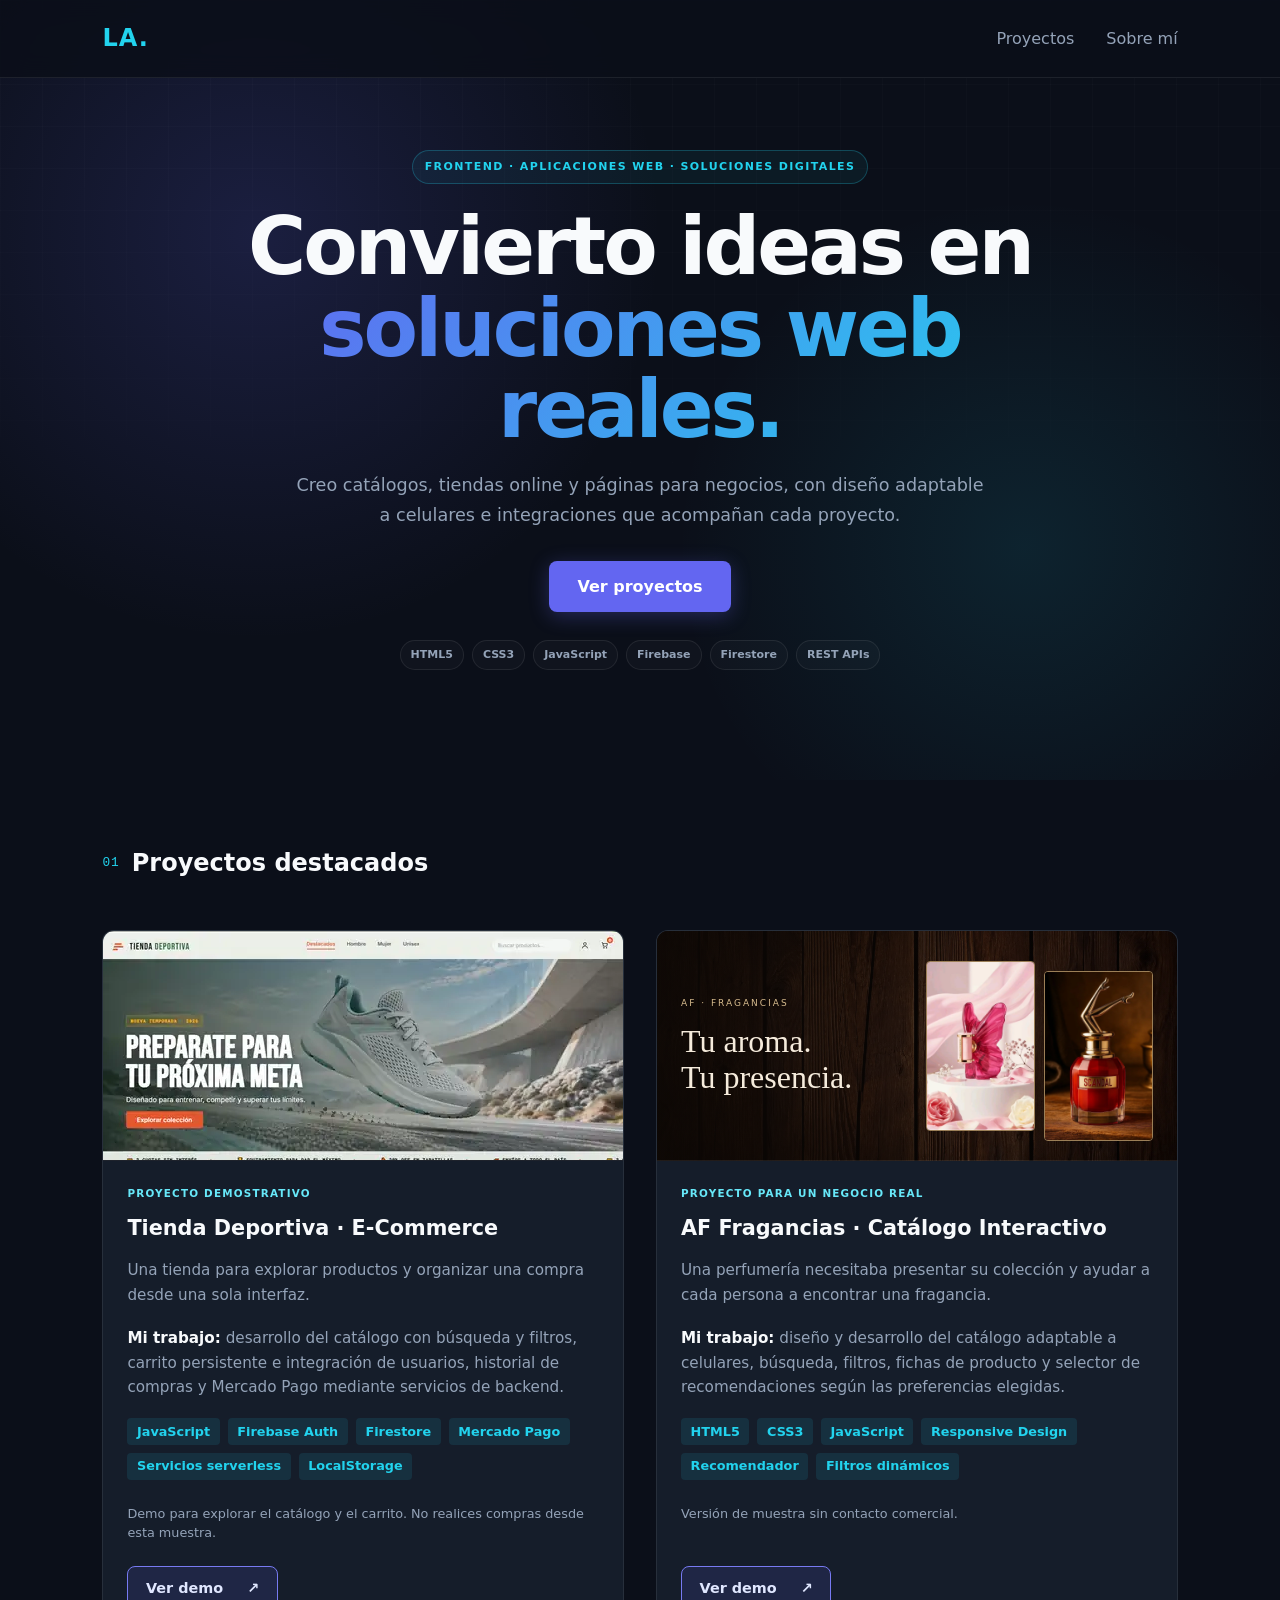
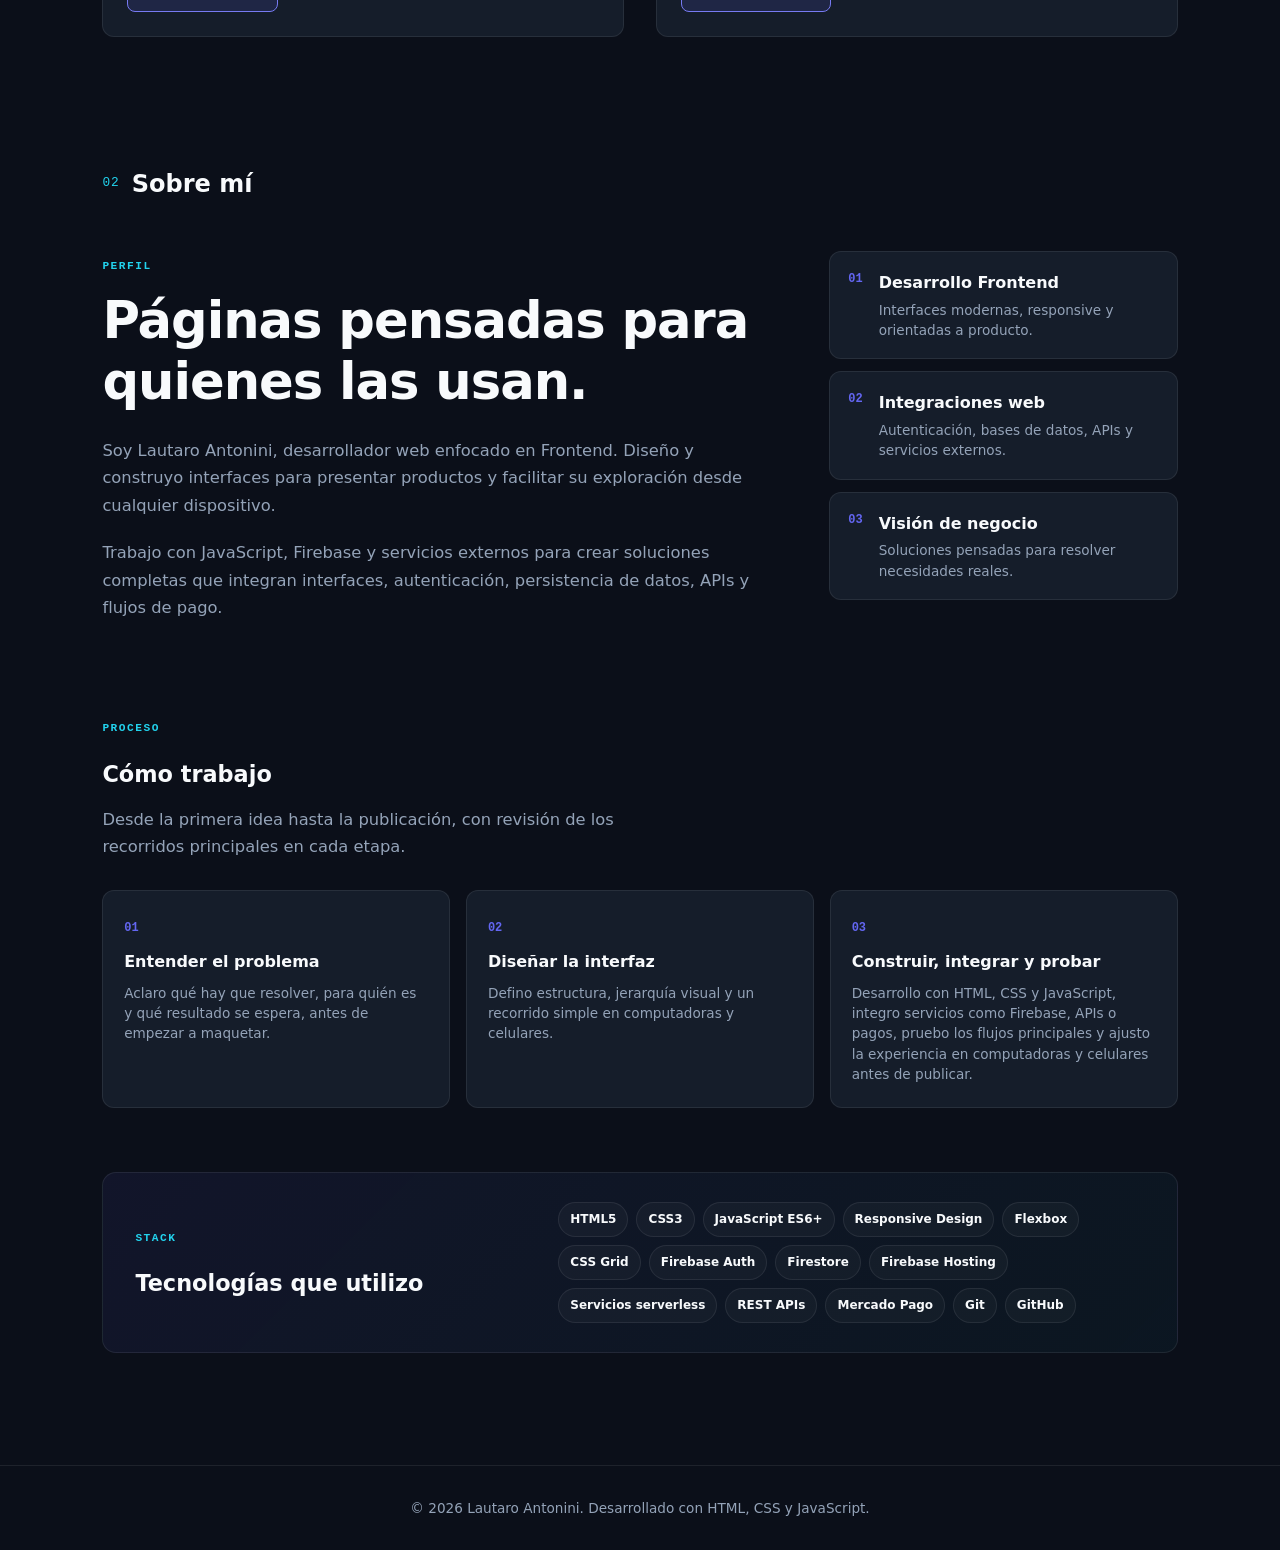
<file: index.html>
<!DOCTYPE html>
<html lang="es">
<head>
    <meta charset="UTF-8">
    <meta name="viewport" content="width=device-width, initial-scale=1.0">
    <title>Lautaro Antonini | Desarrollador Frontend</title>

<meta
    name="description"
    content="Portfolio de Lautaro Antonini, desarrollador Frontend enfocado en aplicaciones web modernas, responsive e integraciones con Firebase, APIs y servicios externos."
>

<link rel="icon" href="assets/favicon.svg" type="image/svg+xml">
<meta property="og:type" content="website">
<meta property="og:locale" content="es_AR">
<meta property="og:title" content="Lautaro Antonini | Desarrollo web">
<meta property="og:description" content="Catálogos y tiendas online: explorá mis proyectos de desarrollo web.">
<meta property="og:url" content="https://lautaroantonini10-sketch.github.io/portafolio/">
<meta property="og:image" content="https://lautaroantonini10-sketch.github.io/portafolio/assets/tienda-deportiva-preview.webp">
<meta property="og:image:alt" content="Vista de Tienda Deportiva, uno de mis proyectos web">
<meta name="twitter:card" content="summary_large_image">
<link rel="stylesheet" href="style.css?v=20260926-2">
</head>
<body>
<a class="skip-link" href="#contenido">Saltar al contenido</a>

    <!-- NAVEGACIÓN -->
    <header class="navbar">
        <div class="logo">
            <a href="#inicio">LA.</a>
        </div>
         <button id="btn-menu-portafolio" aria-label="Abrir menú" aria-expanded="false" aria-controls="nav-links-portafolio">☰</button>
        <nav aria-label="Navegación principal">
            <ul class="nav-links" id="nav-links-portafolio">
                <li><a href="#proyectos">Proyectos</a></li>
                <li><a href="#sobre-mi">Sobre mí</a></li>
            </ul>
        </nav>
    </header>

    <main id="contenido">
        <!-- SECCIÓN HERO -->
<section id="inicio" class="hero">
    <div class="hero-content">

        <span class="hero-badge">
    FRONTEND · APLICACIONES WEB · SOLUCIONES DIGITALES
</span>

<h1>
    Convierto ideas en
    <span>soluciones web reales.</span>
</h1>

<p class="hero-subtitle">Creo catálogos, tiendas online y páginas para negocios, con diseño adaptable a celulares e integraciones que acompañan cada proyecto.</p>

        <div class="hero-buttons">
            <a href="#proyectos" class="btn btn-primary">
                Ver proyectos
            </a>
        </div>

    <div class="hero-stack">
         <span>HTML5</span>
         <span>CSS3</span>
         <span>JavaScript</span>
         <span>Firebase</span>
         <span>Firestore</span>
         <span>REST APIs</span>
    </div>

    </div>
</section>

        <!-- SECCIÓN PROYECTOS -->
        <section id="proyectos" class="proyectos">
    <div class="section-heading">
        <span class="section-number">01</span>
        <h2>Proyectos destacados</h2>
    </div>
    <div class="proyectos-grid">


                <!-- Proyecto Principal: Tienda Deportiva -->
<article class="card-proyecto">
    <div class="proyecto-imagen proyecto-imagen-tienda">
        <img
            src="assets/tienda-deportiva-preview.webp" width="520" height="236" loading="lazy" decoding="async"
            alt="Vista previa de Tienda Deportiva"
        >
    </div>

    <div class="proyecto-info">
        <span class="project-kind">PROYECTO DEMOSTRATIVO</span><h3>Tienda Deportiva · E-Commerce</h3>

        <p>Una tienda para explorar productos y organizar una compra desde una sola interfaz.</p>
        <p class="project-contribution"><strong>Mi trabajo:</strong> desarrollo del catálogo con búsqueda y filtros, carrito persistente e integración de usuarios, historial de compras y Mercado Pago mediante servicios de backend.</p>

        <ul class="tags">
            <li>JavaScript</li>
            <li>Firebase Auth</li>
            <li>Firestore</li>
            <li>Mercado Pago</li>
            <li>Servicios serverless</li>
            <li>LocalStorage</li>
        </ul>

        <p class="demo-note" id="nota-tienda">Demo para explorar el catálogo y el carrito. No realices compras desde esta muestra.</p>
        <div class="proyecto-links">

            <a
                href="https://tienda-deportiva-b14c3.web.app/"
                target="_blank"
                rel="noopener noreferrer"
                class="btn-link demo" aria-describedby="nota-tienda" aria-label="Ver demo de Tienda Deportiva (abre en otra pestaña)"
            >
                Ver demo <span aria-hidden="true">↗</span>
            </a>
        </div>
    </div>
</article>

                <!-- Proyecto Secundario: AF Fragancias -->
                <article class="card-proyecto">
    <div class="proyecto-imagen af-preview" role="img" aria-label="AF Fragancias: catálogo de perfumes con identidad en madera y tonos dorados">
        <div class="af-preview-heading"><span>AF · FRAGANCIAS</span><strong>Tu aroma.<br>Tu presencia.</strong></div>
        <div class="af-preview-products" aria-hidden="true">
            <img src="demos/af-fragancias/assets/perfumes/af-01-ch-la-bomba.webp" alt="" width="160" height="200" loading="lazy" decoding="async">
            <img src="demos/af-fragancias/assets/perfumes/af-02-jpg-scandal-le-parfum.webp" alt="" width="160" height="200" loading="lazy" decoding="async">
        </div>
    </div>

    <div class="proyecto-info">
        <span class="project-kind">PROYECTO PARA UN NEGOCIO REAL</span><h3>AF Fragancias · Catálogo Interactivo</h3>

        <p>Una perfumería necesitaba presentar su colección y ayudar a cada persona a encontrar una fragancia.</p>
        <p class="project-contribution"><strong>Mi trabajo:</strong> diseño y desarrollo del catálogo adaptable a celulares, búsqueda, filtros, fichas de producto y selector de recomendaciones según las preferencias elegidas.</p>

        <ul class="tags">
            <li>HTML5</li>
            <li>CSS3</li>
            <li>JavaScript</li>
            <li>Responsive Design</li>
            <li>Recomendador</li>
            <li>Filtros dinámicos</li>
        </ul>

        <p class="demo-note">Versión de muestra sin contacto comercial.</p>
        <div class="proyecto-links">
            <a href="demos/af-fragancias/" target="_blank" rel="noopener noreferrer" class="btn-link demo" aria-label="Ver demo de AF Fragancias (abre en otra pestaña)">Ver demo <span aria-hidden="true">↗</span></a>
        </div>
    </div>
</article>

            </div>
        </section>

        <!-- SECCIÓN SOBRE MÍ -->
        <section id="sobre-mi" class="sobre-mi">

    <div class="section-heading">
        <span class="section-number">02</span>
        <h2>Sobre mí</h2>
    </div>

    <div class="sobre-mi-grid">

        <div class="texto-perfil">
            <span class="eyebrow">PERFIL</span>

            <h3>
                Páginas pensadas para quienes las usan.
            </h3>

            <p>
                Soy Lautaro Antonini, desarrollador web enfocado en Frontend. Diseño y construyo interfaces para presentar productos y facilitar su exploración desde cualquier dispositivo.
            </p>

             <p>
                Trabajo con JavaScript, Firebase y servicios externos para crear
                soluciones completas que integran interfaces, autenticación,
                persistencia de datos, APIs y flujos de pago.
            </p>

             
        </div>

        <div class="perfil-datos">

            <div class="dato-card">
    <span class="dato-numero">01</span>
    <div>
        <h4>Desarrollo Frontend</h4>
        <p>Interfaces modernas, responsive y orientadas a producto.</p>
    </div>
</div>

<div class="dato-card">
    <span class="dato-numero">02</span>
    <div>
        <h4>Integraciones web</h4>
        <p>Autenticación, bases de datos, APIs y servicios externos.</p>
    </div>
</div>

<div class="dato-card">
    <span class="dato-numero">03</span>
    <div>
        <h4>Visión de negocio</h4>
        <p>Soluciones pensadas para resolver necesidades reales.</p>
    </div>
</div>

        </div>

    </div>

    <div class="como-trabajo">
    <div class="como-trabajo-heading">
        <span class="eyebrow">PROCESO</span>
        <h3>Cómo trabajo</h3>
        <p>
            Desde la primera idea hasta la publicación, con revisión de los recorridos principales en cada etapa.
        </p>
    </div>

    <div class="pasos-grid">
        <article class="paso-card">
            <span class="dato-numero">01</span>
            <h4>Entender el problema</h4>
            <p>
                Aclaro qué hay que resolver, para quién es y qué resultado
                se espera, antes de empezar a maquetar.
            </p>
        </article>

        <article class="paso-card">
            <span class="dato-numero">02</span>
            <h4>Diseñar la interfaz</h4>
            <p>
                Defino estructura, jerarquía visual y un recorrido simple
                en computadoras y celulares.
            </p>
        </article>

        <article class="paso-card">
    <span class="dato-numero">03</span>
    <h4>Construir, integrar y probar</h4>
    <p>
        Desarrollo con HTML, CSS y JavaScript, integro servicios como
        Firebase, APIs o pagos, pruebo los flujos principales y ajusto
        la experiencia en computadoras y celulares antes de publicar.
    </p>
</article>
    </div>
</div>

    <div class="tech-stack">
        <div>
            <span class="eyebrow">STACK</span>
            <h3>Tecnologías que utilizo</h3>
        </div>

        <div class="skills-list">
    <span>HTML5</span>
    <span>CSS3</span>
    <span>JavaScript ES6+</span>
    <span>Responsive Design</span>
    <span>Flexbox</span>
    <span>CSS Grid</span>
    <span>Firebase Auth</span>
    <span>Firestore</span>
    <span>Firebase Hosting</span>
    <span>Servicios serverless</span>
    <span>REST APIs</span>
    <span>Mercado Pago</span>
    <span>Git</span>
    <span>GitHub</span>
</div>
    </div>

</section>

    </main>

    <footer>
        <p>&copy; 2026 Lautaro Antonini. Desarrollado con HTML, CSS y JavaScript.</p>
    </footer>

<script src="script.js?v=20260926"></script>
</body>
</html>
</file>
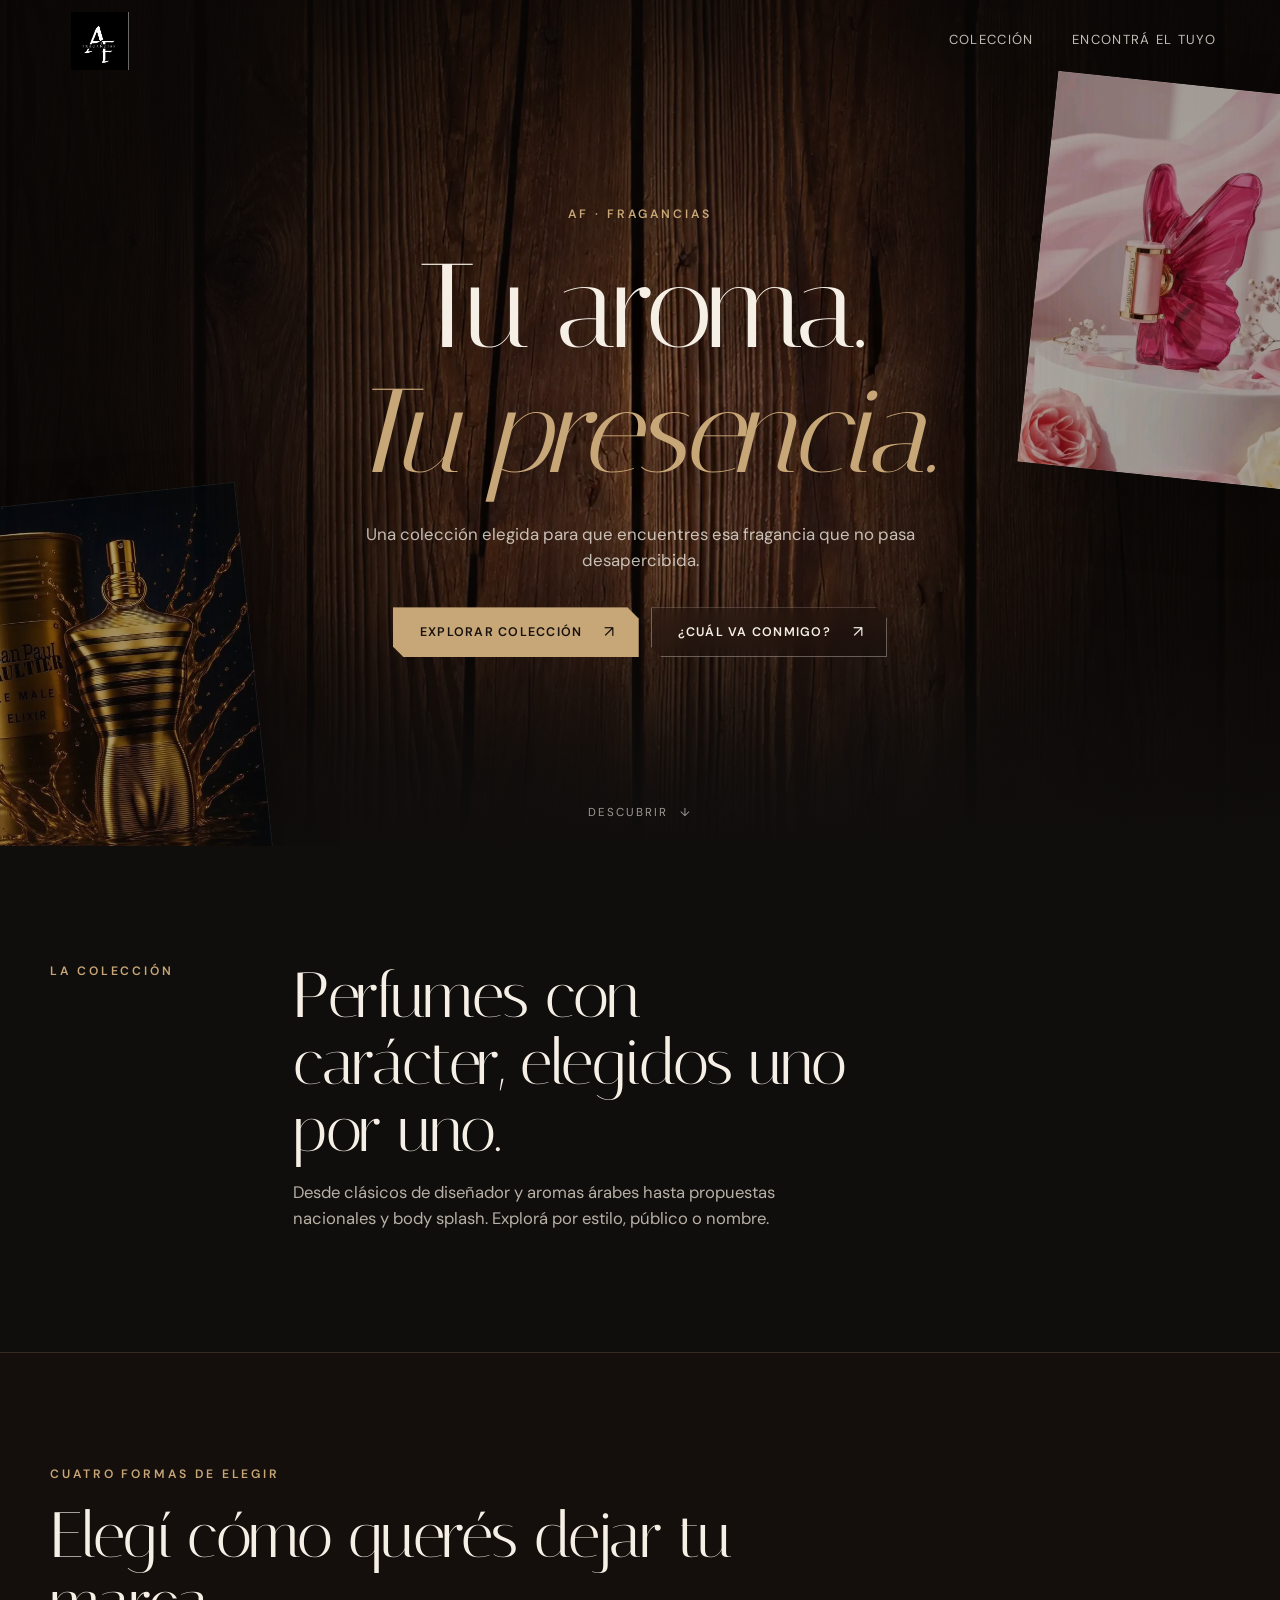
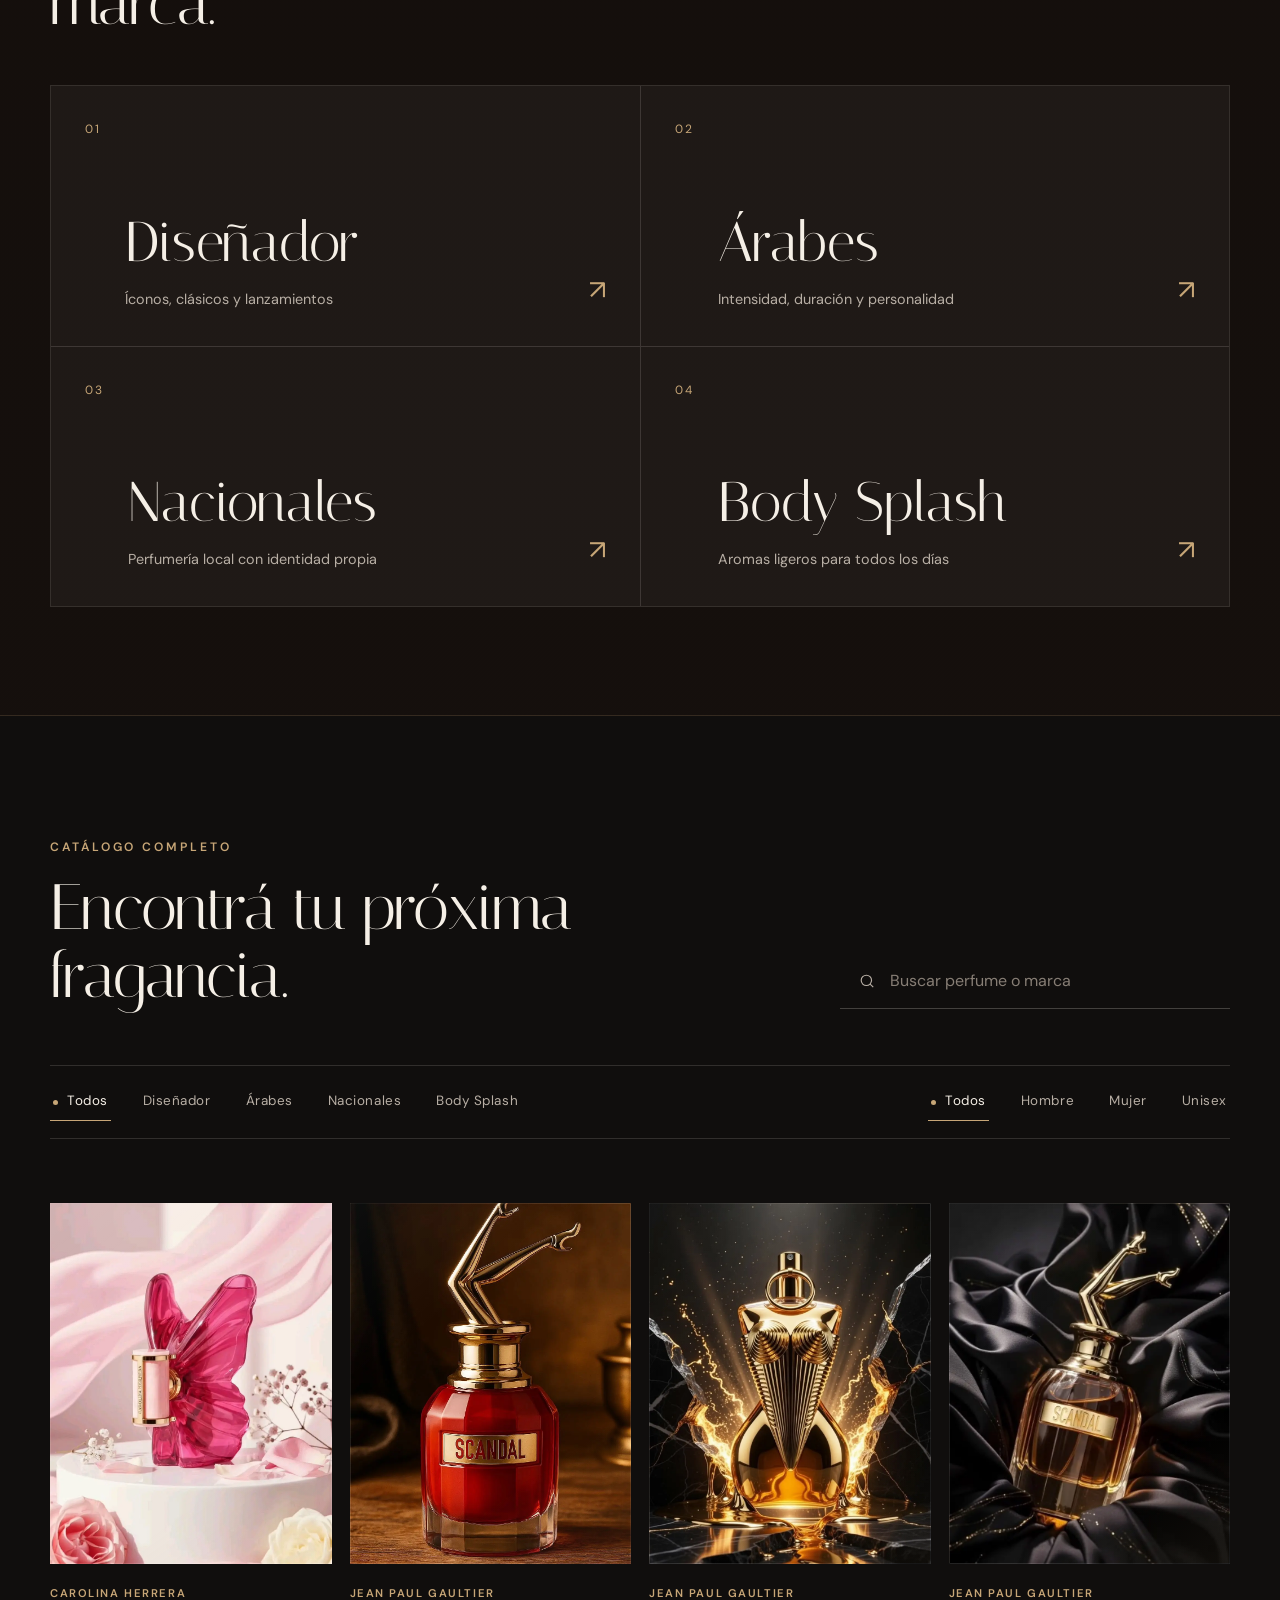
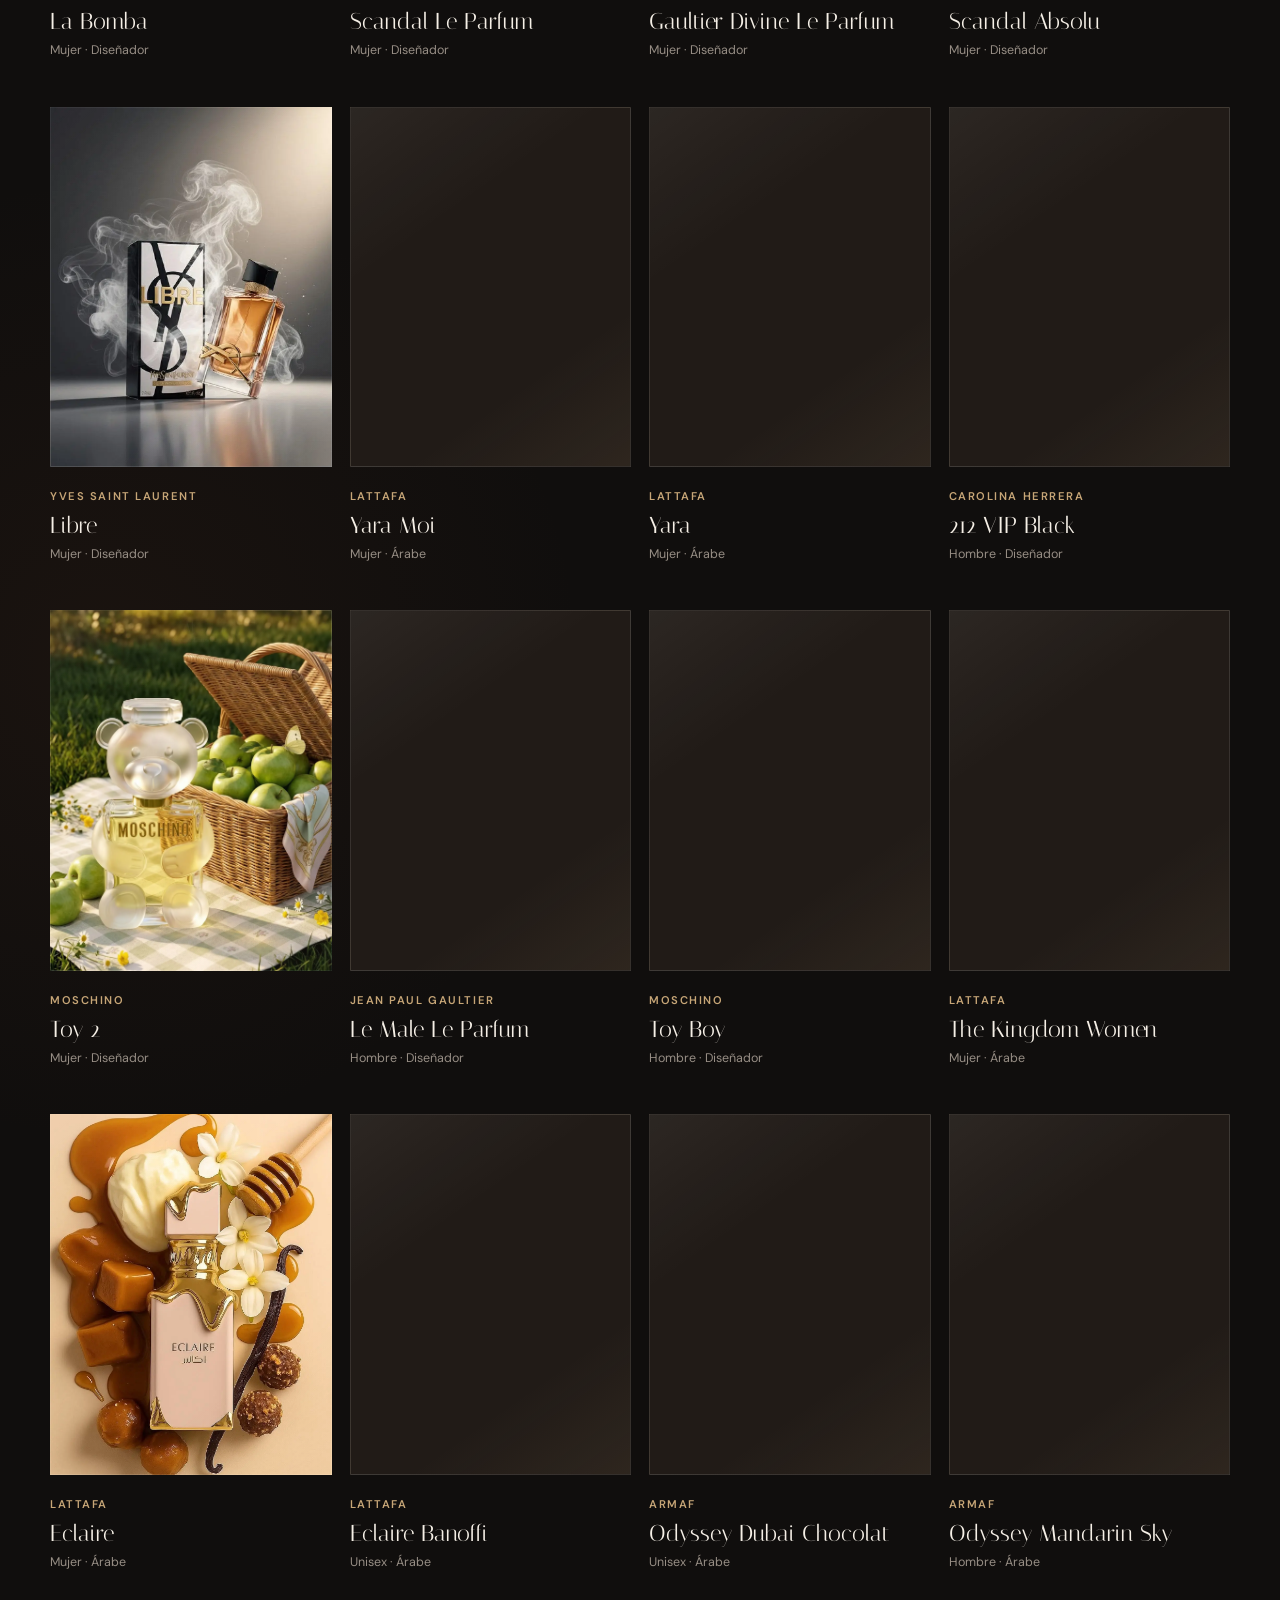
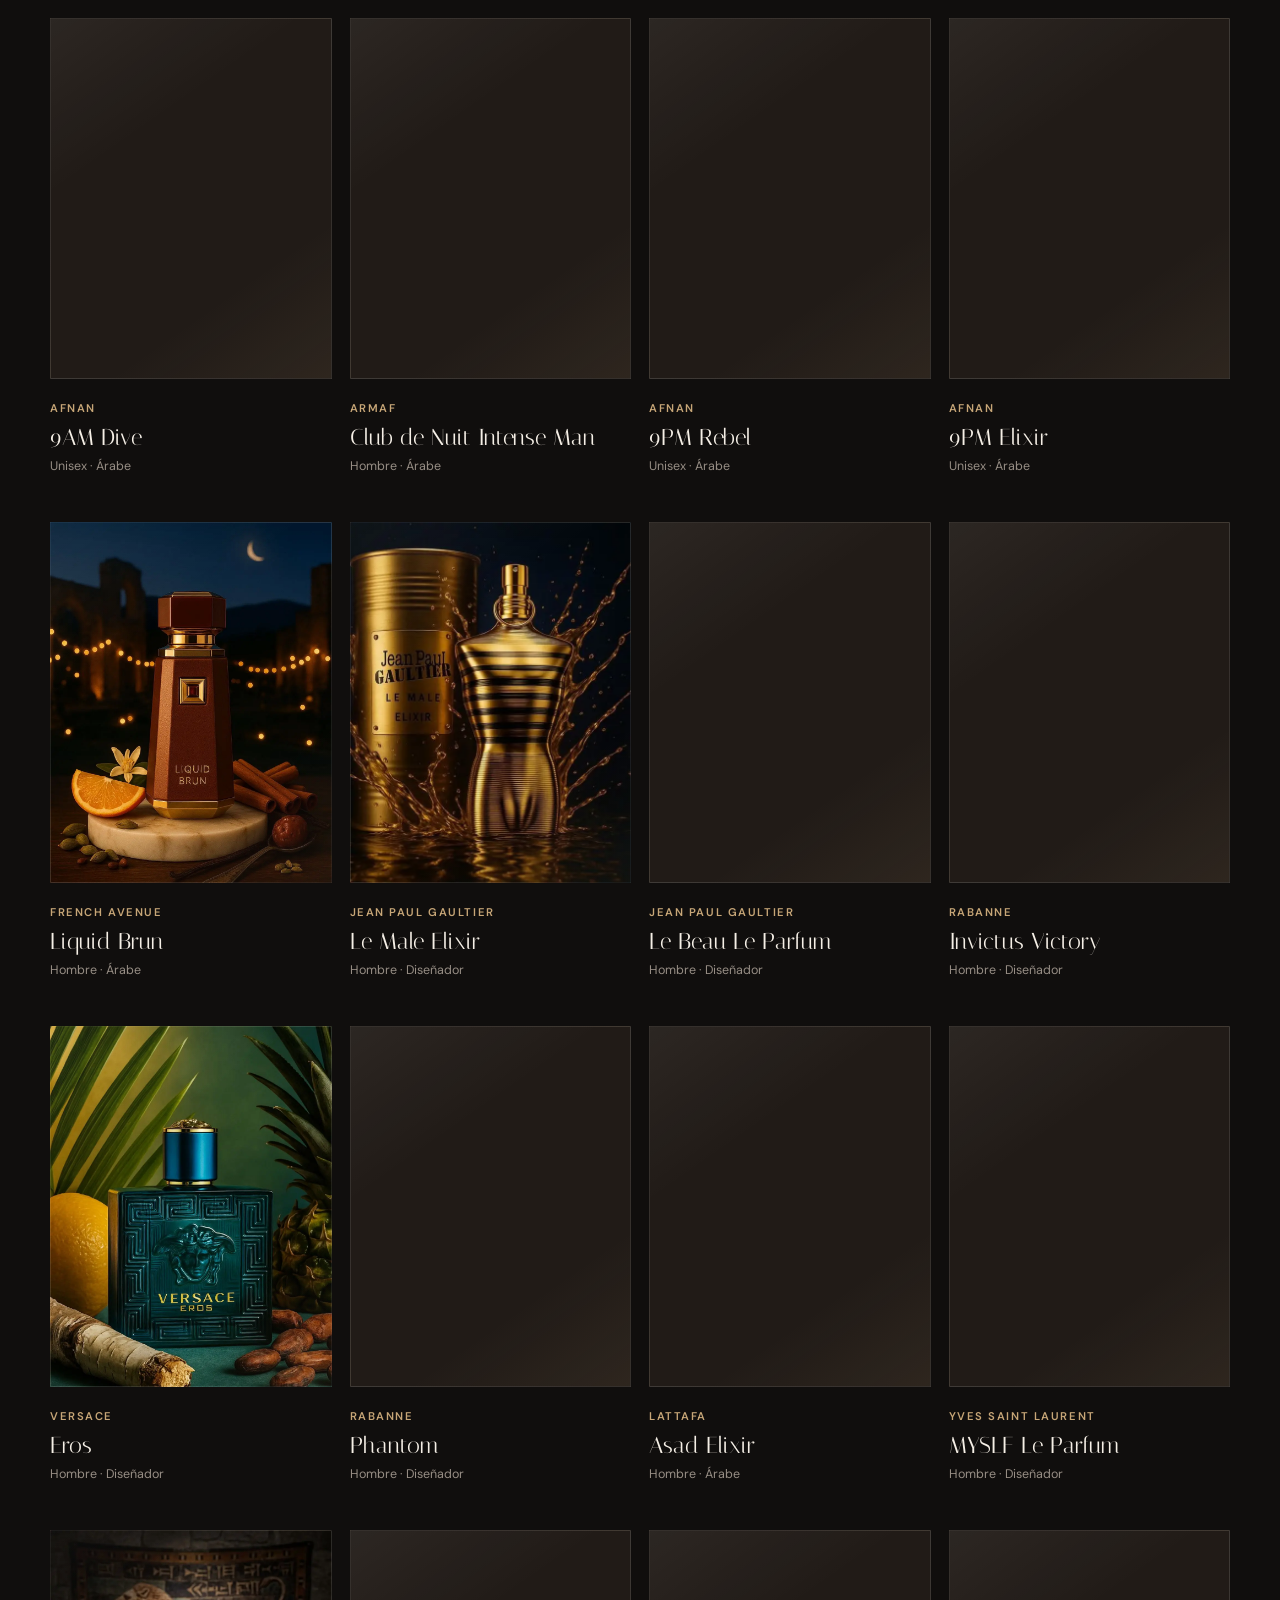
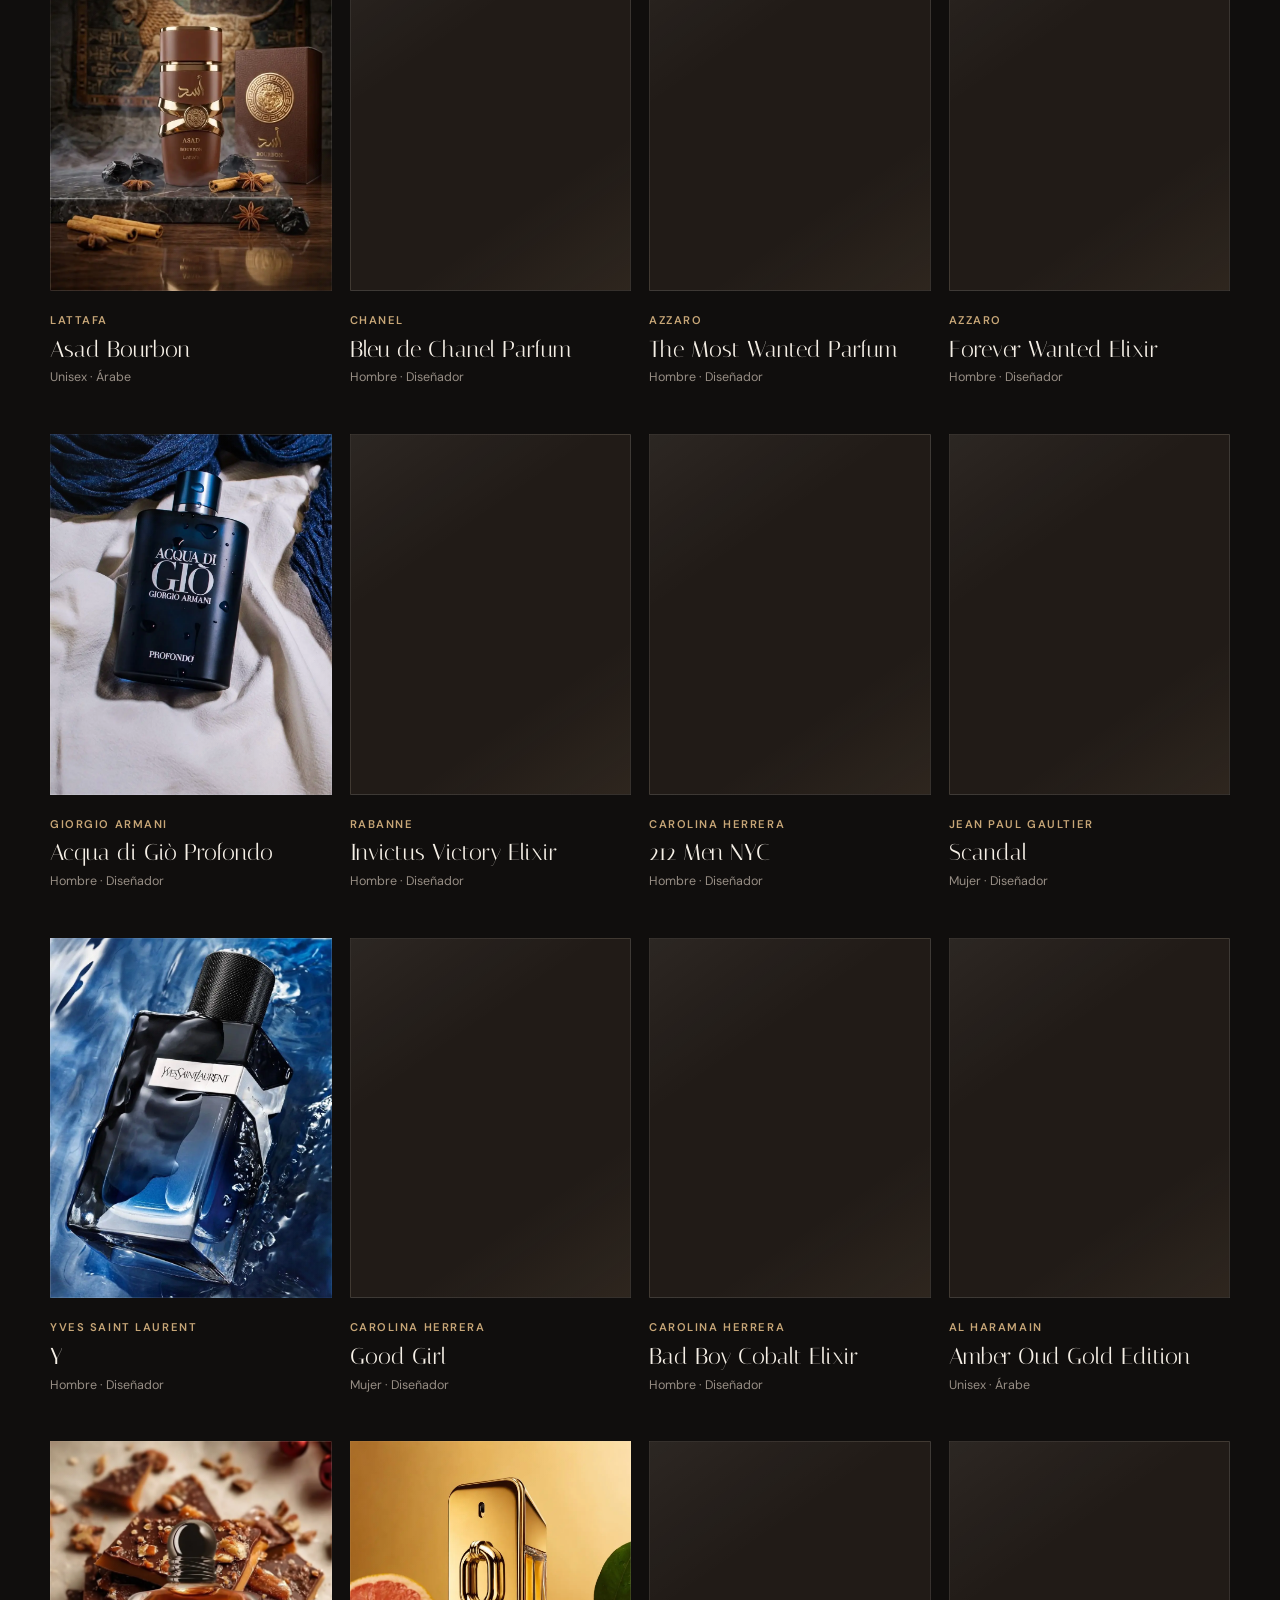
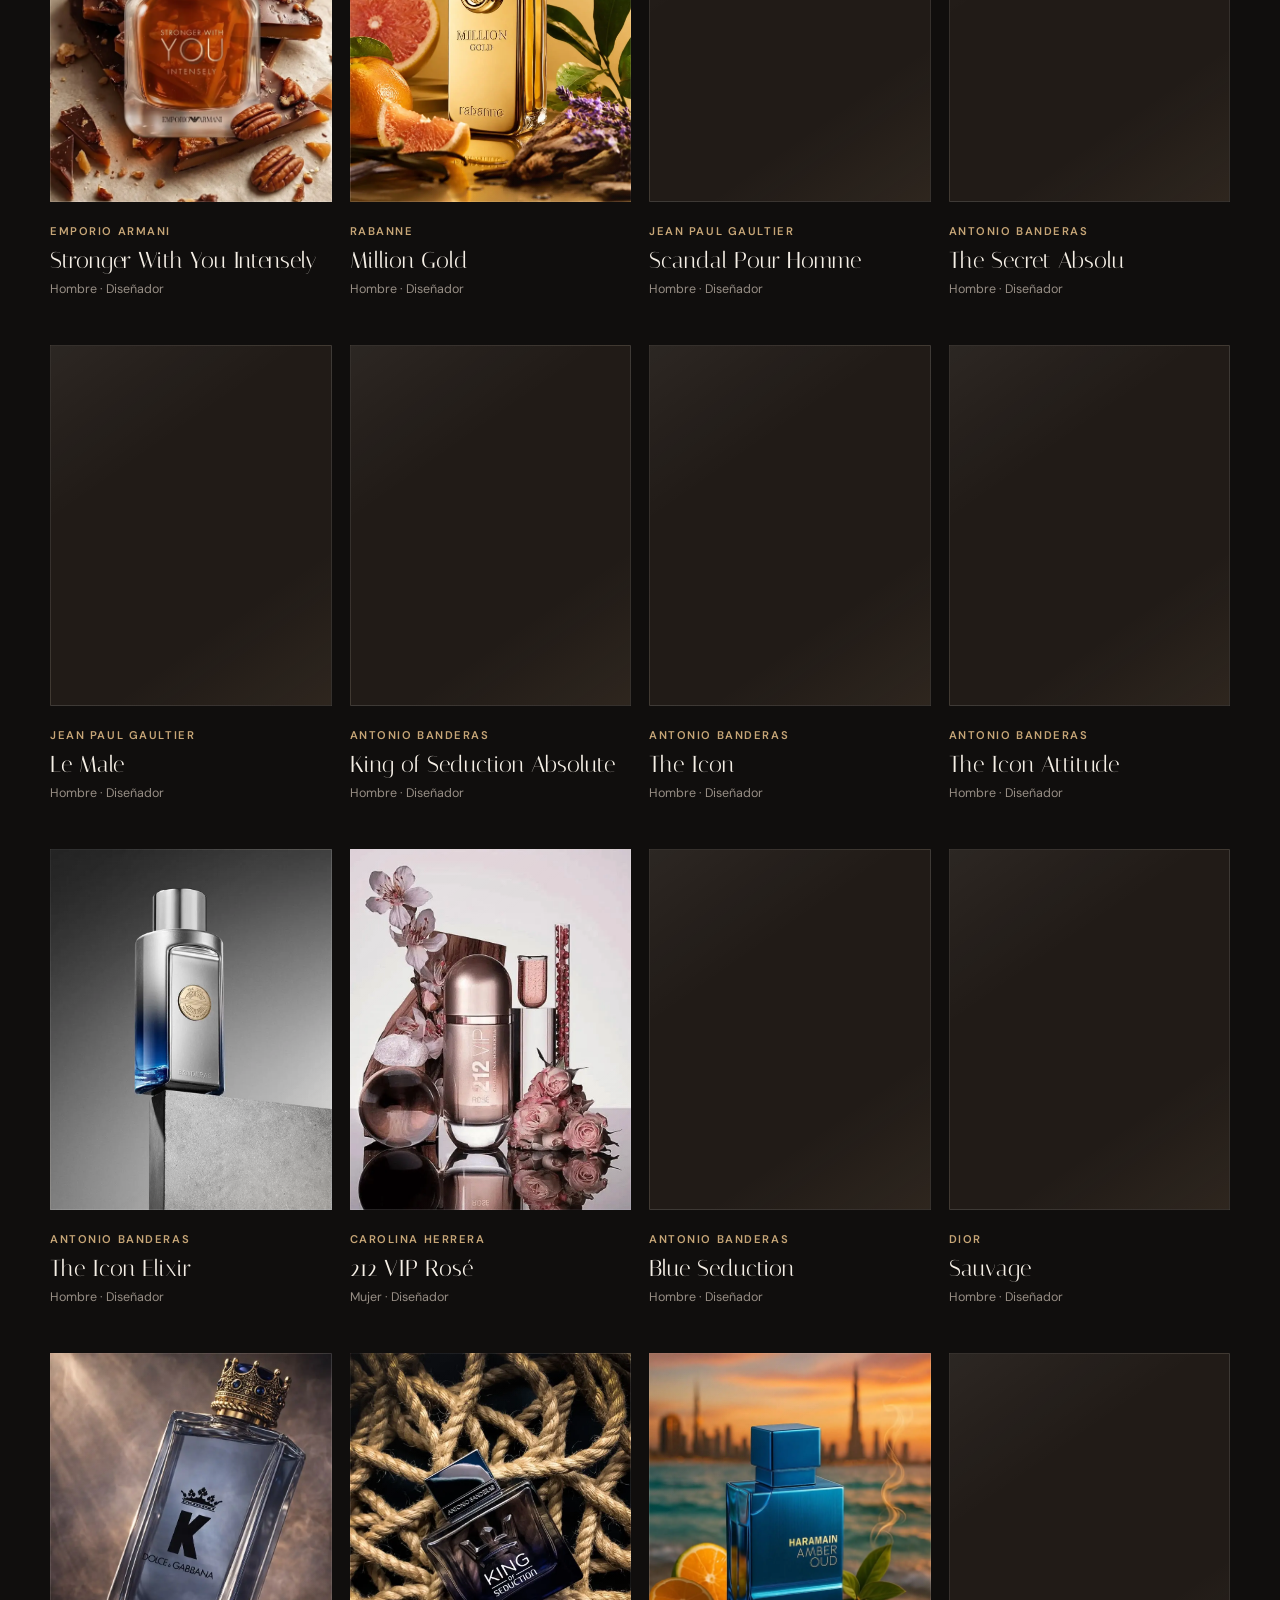
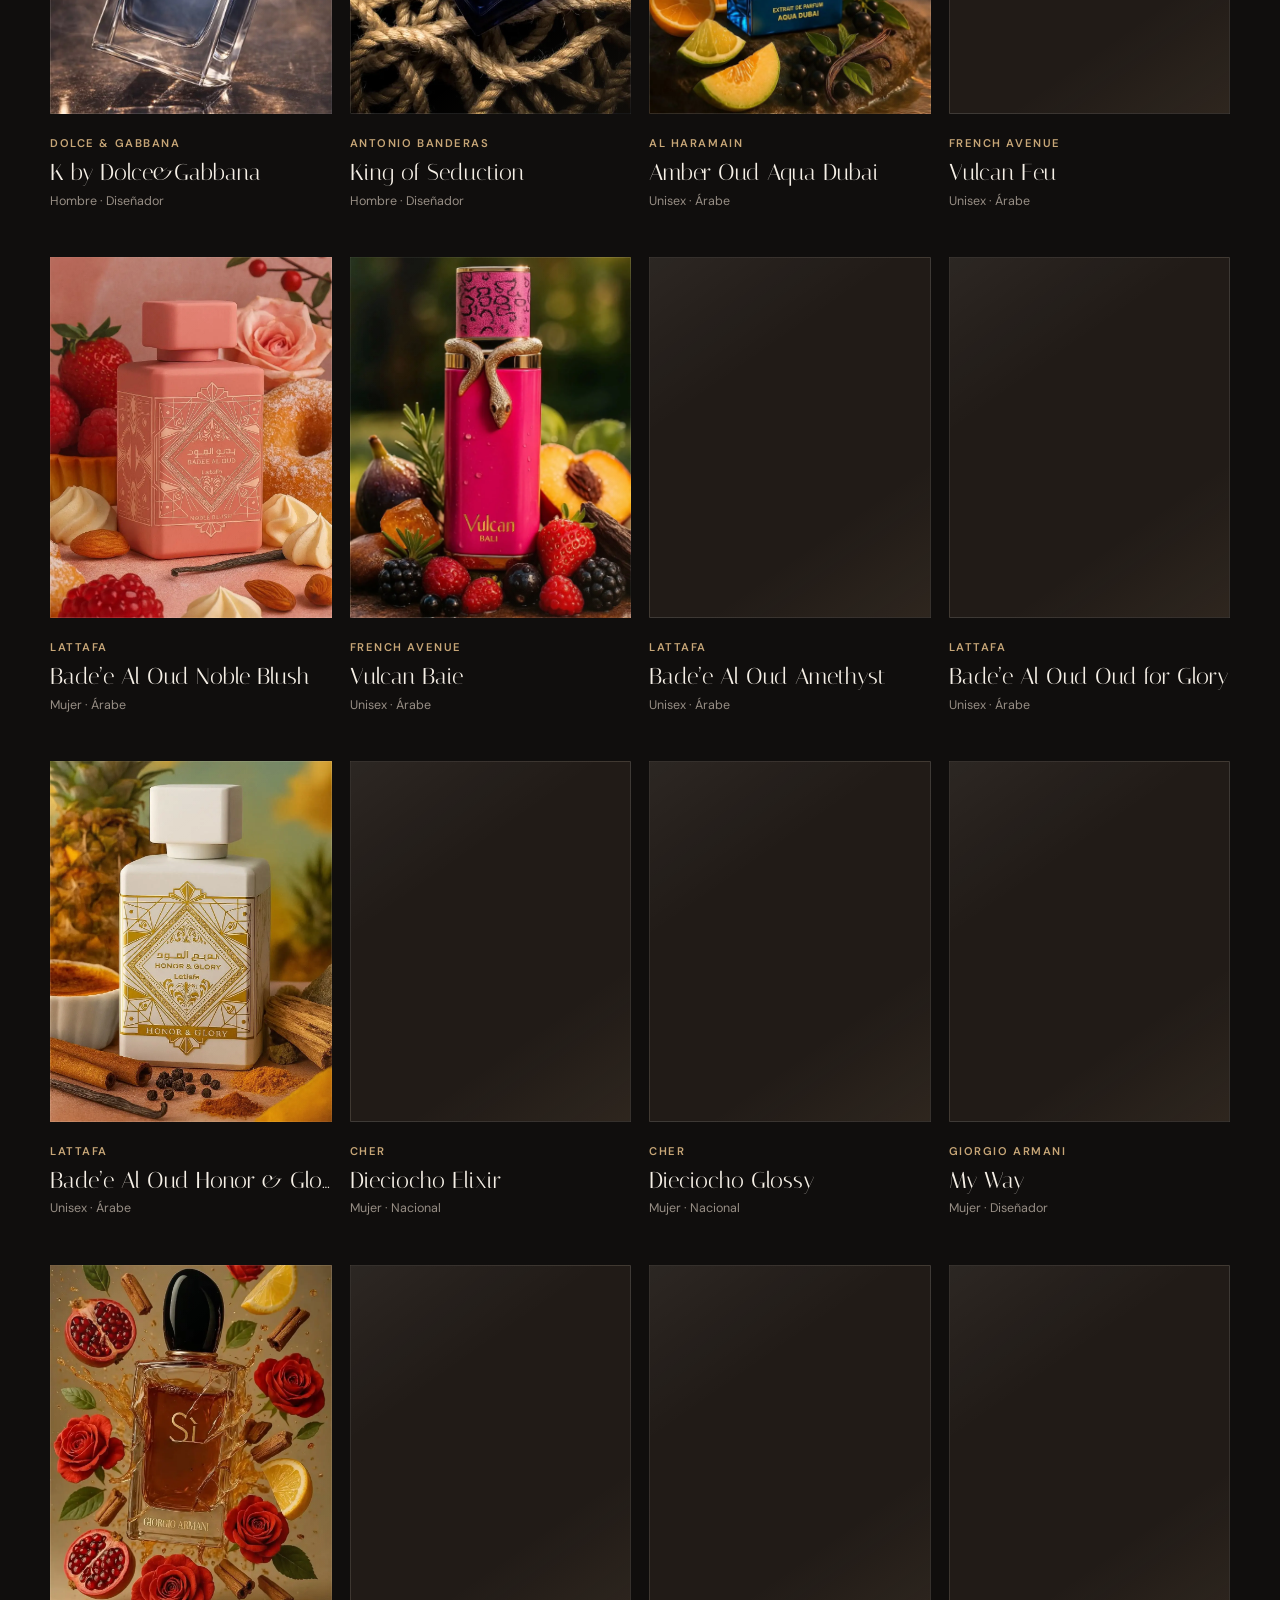
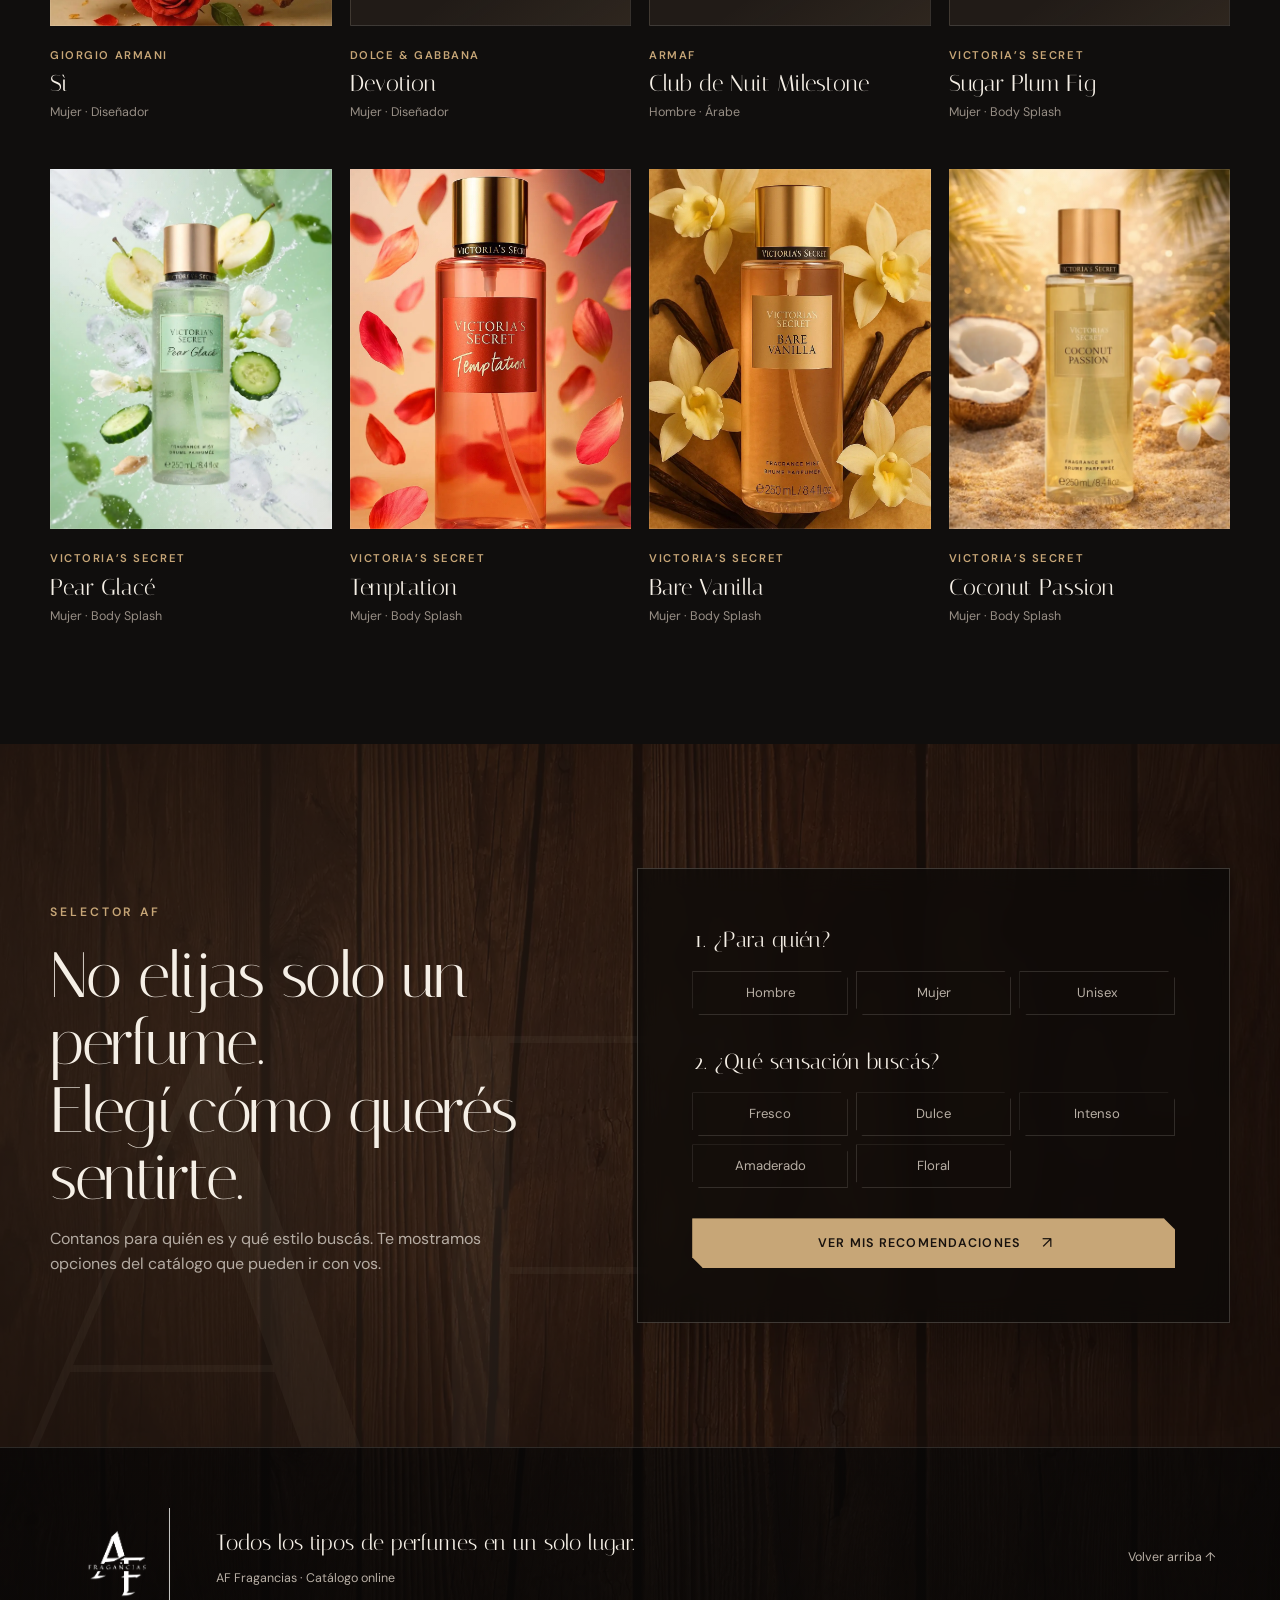
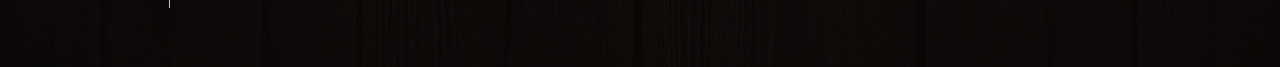
<file: demos/af-fragancias/index.html>
<!doctype html>
<html lang="es">
  <head>
    <meta charset="UTF-8" />
    <meta name="viewport" content="width=device-width, initial-scale=1.0" />
    <meta name="theme-color" content="#100c0a" />
    <meta
      name="description"
      content="Demo de portfolio del catálogo AF Fragancias, desarrollada para mostrar diseño, filtros y selector de recomendaciones."
    />
    <meta property="og:title" content="AF Fragancias" />
    <meta
      property="og:description"
      content="Perfumes de diseñador, árabes, nacionales y body splash. Encontrá la fragancia que va con vos."
    />
    <meta property="og:type" content="website" />
    <title>AF Fragancias · Demo de portfolio</title>
    <link
      rel="icon"
      type="image/svg+xml"
      href="data:image/svg+xml,%3Csvg xmlns='http://www.w3.org/2000/svg' viewBox='0 0 64 64'%3E%3Crect width='64' height='64' rx='12' fill='%23100c0a'/%3E%3Cpath d='M15 46 29 15h6l14 31h-8l-3-8H25l-3 8zm13-15h7l-3.5-9z' fill='%23f4efe7'/%3E%3C/svg%3E"
    />
    <link rel="preconnect" href="https://fonts.googleapis.com" />
    <link rel="preconnect" href="https://fonts.gstatic.com" crossorigin />
    <link
      href="https://fonts.googleapis.com/css2?family=DM+Sans:wght@400;500;600&family=Italiana&display=swap"
      rel="stylesheet"
    />
    <link rel="stylesheet" href="styles.css" />
  </head>
  <body>
    <a class="skip-link" href="#catalogo">Ir al catálogo</a>

    <header class="site-header" data-header>
      <a class="brand" href="#inicio" aria-label="AF Fragancias, inicio">
        <img src="assets/brand/af-logo.jpg" alt="" />
      </a>
      <nav aria-label="Navegación principal">
        <a href="#catalogo">Colección</a>
        <a href="#selector">Encontrá el tuyo</a>
        
      </nav>
    </header>

    <main>
      <section class="hero" id="inicio" aria-labelledby="hero-title">
        <div class="hero-shade"></div>
        <div class="hero-product hero-product-left" aria-hidden="true">
          <img src="assets/perfumes/af-22-jpg-le-male-elixir.webp" alt="" />
        </div>
        <div class="hero-product hero-product-right" aria-hidden="true">
          <img src="assets/perfumes/af-01-ch-la-bomba.webp" alt="" />
        </div>

        <div class="hero-content">
          <span class="eyebrow">AF · FRAGANCIAS</span>
          <h1 id="hero-title">Tu aroma.<br /><em>Tu presencia.</em></h1>
          <p>
            Una colección elegida para que encuentres esa fragancia que no pasa
            desapercibida.
          </p>
          <div class="hero-actions">
            <a class="button button-primary" href="#catalogo">Explorar colección</a>
            <a class="button button-ghost" href="#selector">¿Cuál va conmigo?</a>
          </div>
        </div>

        <a class="scroll-cue" href="#colecciones" aria-label="Bajar a las colecciones">
          <span>Descubrir</span>
          <span aria-hidden="true">↓</span>
        </a>
      </section>

      <section class="collection-intro section-shell" id="colecciones">
        <div class="section-kicker">La colección</div>
        <div class="collection-copy">
          <h2>Perfumes con carácter, elegidos uno por uno.</h2>
          <p>
            Desde clásicos de diseñador y aromas árabes hasta propuestas
            nacionales y body splash. Explorá por estilo, público o nombre.
          </p>
        </div>
      </section>

      <section class="featured" aria-labelledby="featured-title">
        <div class="section-shell">
          <div class="featured-heading">
            <div>
              <span class="section-kicker">Cuatro formas de elegir</span>
              <h2 id="featured-title">Elegí cómo querés dejar tu marca.</h2>
            </div>
          </div>
          <div class="category-panels">
            <button class="category-panel panel-designer" data-segment-jump="Diseñador">
              <span>01</span>
              <div>
                <strong>Diseñador</strong>
                <small>Íconos, clásicos y lanzamientos</small>
              </div>
              <b aria-hidden="true">↗</b>
            </button>
            <button class="category-panel panel-arabic" data-segment-jump="Árabe">
              <span>02</span>
              <div>
                <strong>Árabes</strong>
                <small>Intensidad, duración y personalidad</small>
              </div>
              <b aria-hidden="true">↗</b>
            </button>
            <button class="category-panel panel-national" data-segment-jump="Nacional">
              <span>03</span>
              <div>
                <strong>Nacionales</strong>
                <small>Perfumería local con identidad propia</small>
              </div>
              <b aria-hidden="true">↗</b>
            </button>
            <button class="category-panel panel-splash" data-segment-jump="Body Splash">
              <span>04</span>
              <div>
                <strong>Body Splash</strong>
                <small>Aromas ligeros para todos los días</small>
              </div>
              <b aria-hidden="true">↗</b>
            </button>
          </div>
        </div>
      </section>

      <section class="catalog section-shell" id="catalogo" aria-labelledby="catalog-title">
        <div class="catalog-top">
          <div>
            <span class="section-kicker">Catálogo completo</span>
            <h2 id="catalog-title">Encontrá tu próxima fragancia.</h2>
          </div>
          <label class="search-box">
            <span class="sr-only">Buscar por perfume o marca</span>
            <svg viewBox="0 0 24 24" aria-hidden="true">
              <circle cx="11" cy="11" r="6.8"></circle>
              <path d="m16 16 4 4"></path>
            </svg>
            <input
              type="search"
              id="search"
              placeholder="Buscar perfume o marca"
              autocomplete="off"
            />
          </label>
        </div>

        <div class="filter-area">
          <div class="filter-group" aria-label="Filtrar por segmento">
            <button class="filter-chip active" data-filter="segment" data-value="Todos">Todos</button>
            <button class="filter-chip" data-filter="segment" data-value="Diseñador">Diseñador</button>
            <button class="filter-chip" data-filter="segment" data-value="Árabe">Árabes</button>
            <button class="filter-chip" data-filter="segment" data-value="Nacional">Nacionales</button>
            <button class="filter-chip" data-filter="segment" data-value="Body Splash">Body Splash</button>
          </div>
          <div class="filter-group filter-group-secondary" aria-label="Filtrar por público">
            <button class="filter-chip active" data-filter="gender" data-value="Todos">Todos</button>
            <button class="filter-chip" data-filter="gender" data-value="Hombre">Hombre</button>
            <button class="filter-chip" data-filter="gender" data-value="Mujer">Mujer</button>
            <button class="filter-chip" data-filter="gender" data-value="Unisex">Unisex</button>
          </div>
        </div>

        <div class="results-line">
          <button class="text-button" id="clear-filters" hidden>Limpiar filtros</button>
        </div>

        <div class="product-grid" id="product-grid" aria-live="polite"></div>
        <div class="empty-state" id="empty-state" hidden>
          <span>AF</span>
          <h3>No encontramos esa fragancia.</h3>
          <p>Probá con otra marca, nombre o filtro.</p>
          <button class="button button-primary" id="empty-clear">Ver toda la colección</button>
        </div>
      </section>

      <section class="finder" id="selector" aria-labelledby="finder-title">
        <div class="finder-backdrop"></div>
        <div class="section-shell finder-layout">
          <div class="finder-copy">
            <span class="section-kicker">Selector AF</span>
            <h2 id="finder-title">No elijas solo un perfume.<br />Elegí cómo querés sentirte.</h2>
            <p>
              Contanos para quién es y qué estilo buscás. Te mostramos opciones
              del catálogo que pueden ir con vos.
            </p>
          </div>
          <form class="finder-card" id="finder-form">
            <fieldset>
              <legend>1. ¿Para quién?</legend>
              <div class="choice-row">
                <label><input type="radio" name="finder-gender" value="Hombre" required /><span>Hombre</span></label>
                <label><input type="radio" name="finder-gender" value="Mujer" /><span>Mujer</span></label>
                <label><input type="radio" name="finder-gender" value="Unisex" /><span>Unisex</span></label>
              </div>
            </fieldset>
            <fieldset>
              <legend>2. ¿Qué sensación buscás?</legend>
              <div class="choice-row choice-row-wrap">
                <label><input type="radio" name="finder-mood" value="fresco" required /><span>Fresco</span></label>
                <label><input type="radio" name="finder-mood" value="dulce" /><span>Dulce</span></label>
                <label><input type="radio" name="finder-mood" value="intenso" /><span>Intenso</span></label>
                <label><input type="radio" name="finder-mood" value="amaderado" /><span>Amaderado</span></label>
                <label><input type="radio" name="finder-mood" value="floral" /><span>Floral</span></label>
              </div>
            </fieldset>
            <button class="button button-primary finder-submit" type="submit">
              Ver mis recomendaciones
            </button>
            <div class="finder-results" id="finder-results" hidden></div>
          </form>
        </div>
      </section>

      
    </main>

    <footer>
      <div class="footer-brand">
        <img src="assets/brand/af-logo.jpg" alt="AF Fragancias" />
      </div>
      <div class="footer-copy">
        <p>Todos los tipos de perfumes en un solo lugar.</p>
        <small>AF Fragancias · Catálogo online</small>
      </div>
      <a href="#inicio">Volver arriba ↑</a>
    </footer>

    <dialog class="product-dialog" id="product-dialog">
      <button class="dialog-close" type="button" aria-label="Cerrar ficha">×</button>
      <div class="dialog-content" id="dialog-content"></div>
    </dialog>

    

    <script src="app.js" defer></script>
  </body>
</html>
</file>
<file: style.css>
/* ==========================================
   1. VARIABLES Y RESET GENERAL
   ========================================== */
:root {
    --bg-main: #0b0f19;
    --bg-card: #151d2a;
    --bg-card-hover: #1c273a;
    --text-primary: #f8fafc;
    --text-secondary: #94a3b8;
    --accent-primary: #6366f1; /* Violeta vibrante */
    --accent-secondary: #22d3ee; /* Cian neón */
    --border-color: rgba(255, 255, 255, 0.08);
    --font-main: 'Segoe UI', system-ui, -apple-system, sans-serif;
    --transition: all 0.3s cubic-bezier(0.4, 0, 0.2, 1);
}

* {
    margin: 0;
    padding: 0;
    box-sizing: border-box;
}

html {
    scroll-behavior: smooth;
}

body {
    background-color: var(--bg-main);
    color: var(--text-primary);
    font-family: var(--font-main);
    line-height: 1.6;
    overflow-x: hidden;
}

/* ==========================================
   2. HEADER & NAVEGACIÓN
   ========================================== */
.navbar {
    position: fixed;
    top: 0;
    width: 100%;
    display: flex;
    justify-content: space-between;
    align-items: center;
    padding: 1.2rem 8%;
    background: rgba(11, 15, 25, 0.85);
    backdrop-filter: blur(12px);
    border-bottom: 1px solid var(--border-color);
    z-index: 1000;
}

.logo a {
    font-size: 1.5rem;
    font-weight: 700;
    color: var(--accent-secondary);
    text-decoration: none;
    letter-spacing: 1px;
}

.nav-links {
    display: flex;
    list-style: none;
    gap: 2rem;
}

.nav-links a {
    color: var(--text-secondary);
    text-decoration: none;
    font-weight: 500;
    transition: var(--transition);
}

.nav-links a:hover {
    color: var(--accent-secondary);
}
/* ==========================================
   3. HERO
   ========================================== */

.hero {
    min-height: 100vh;
    display: flex;
    align-items: center;
    justify-content: center;

    padding: 120px 8% 80px;

    position: relative;
    overflow: hidden;

    background:
        radial-gradient(
            circle at 20% 30%,
            rgba(99, 102, 241, 0.18),
            transparent 35%
        ),
        radial-gradient(
            circle at 80% 70%,
            rgba(34, 211, 238, 0.10),
            transparent 30%
        ),
        var(--bg-main);
}

.hero::before {
    content: "";

    position: absolute;
    inset: 0;

    background:
        linear-gradient(
            rgba(255, 255, 255, 0.02) 1px,
            transparent 1px
        ),
        linear-gradient(
            90deg,
            rgba(255, 255, 255, 0.02) 1px,
            transparent 1px
        );

    background-size: 42px 42px;

    mask-image: linear-gradient(
        to bottom,
        black 0%,
        transparent 80%
    );

    pointer-events: none;
}

.hero-content {
    position: relative;
    z-index: 1;

    width: 100%;
    max-width: 900px;

    text-align: center;
}

.hero-badge {
    display: inline-flex;

    padding: 7px 12px;

    margin-bottom: 22px;

    border: 1px solid rgba(34, 211, 238, 0.25);
    border-radius: 999px;

    background: rgba(34, 211, 238, 0.06);

    color: var(--accent-secondary);

    font-size: 11px;
    font-weight: 700;

    letter-spacing: 1.4px;
}

.hero-content h1 {
    max-width: 850px;

    margin: 0 auto 20px;

    font-size: clamp(3.4rem, 7vw, 6.5rem);
    line-height: 0.95;

    font-weight: 800;
    letter-spacing: -3px;
}

.hero-content h1 span {
    display: block;

    background: linear-gradient(
        135deg,
        var(--accent-primary),
        var(--accent-secondary)
    );

    -webkit-background-clip: text;
    -webkit-text-fill-color: transparent;
}

.hero-subtitle {
    max-width: 700px;

    margin: 0 auto 30px;

    color: var(--text-secondary);

    font-size: 1.1rem;
    line-height: 1.7;
}

.hero-buttons {
    display: flex;

    justify-content: center;
    gap: 12px;

    flex-wrap: wrap;
}

.hero-stack {
    display: flex;

    justify-content: center;
    flex-wrap: wrap;

    gap: 8px;

    margin-top: 28px;
}

.hero-stack span {
    padding: 5px 10px;

    border: 1px solid var(--border-color);
    border-radius: 999px;

    color: var(--text-secondary);

    background: rgba(255, 255, 255, 0.025);

    font-size: 11px;
    font-weight: 600;
}

/* BOTONES GENERALES */
.btn {
    padding: 0.8rem 1.8rem;
    border-radius: 8px;
    text-decoration: none;
    font-weight: 600;
    transition: var(--transition);
    display: inline-block;
}

.btn-primary {
    background: var(--accent-primary);
    color: #fff;
    box-shadow: 0 4px 20px rgba(99, 102, 241, 0.3);
}

.btn-primary:hover {
    transform: translateY(-2px);
    box-shadow: 0 6px 25px rgba(99, 102, 241, 0.5);
}

.btn-secondary {
    background: transparent;
    color: var(--text-primary);
    border: 1px solid var(--border-color);
}

.btn-secondary:hover {
    background: rgba(255, 255, 255, 0.05);
    border-color: var(--text-secondary);
}

/* ==========================================
   4. SOBRE MÍ
   ========================================== */

.sobre-mi {
    padding: 7rem 8%;
}

.section-heading {
    display: flex;
    align-items: center;
    gap: 12px;
    margin-bottom: 3rem;
}

.section-number {
    font-family: 'Roboto Mono', monospace;
    font-size: 0.8rem;
    color: var(--accent-secondary);
    letter-spacing: 1px;
}

.section-heading h2 {
    margin: 0;
}

.sobre-mi-grid {
    display: grid;
    grid-template-columns: 1.3fr 0.7fr;
    gap: 5rem;
    align-items: start;
}

.eyebrow {
    display: inline-block;

    margin-bottom: 14px;

    color: var(--accent-secondary);

    font-family: 'Roboto Mono', monospace;
    font-size: 0.7rem;
    font-weight: 700;

    letter-spacing: 1.5px;
}

.texto-perfil h3 {
    max-width: 650px;

    margin-bottom: 1.5rem;

    font-size: clamp(2rem, 4vw, 3.5rem);
    line-height: 1.2;

    letter-spacing: -0.02em;
}

.texto-perfil p {
    max-width: 680px;

    margin-bottom: 1.2rem;

    color: var(--text-secondary);

    font-size: 1.02rem;
    line-height: 1.7;
}

.perfil-datos {
    display: flex;
    flex-direction: column;
    gap: 12px;
}

.dato-card {
    display: flex;
    align-items: flex-start;
    gap: 16px;

    padding: 18px;

    background: var(--bg-card);

    border: 1px solid var(--border-color);
    border-radius: 12px;

    transition:
        transform 0.25s ease,
        border-color 0.25s ease,
        background 0.25s ease;
}

.dato-card:hover {
    transform: translateX(6px);

    background: var(--bg-card-hover);

    border-color: rgba(34, 211, 238, 0.25);
}

.dato-numero {
    font-family: 'Roboto Mono', monospace;

    color: var(--accent-primary);

    font-size: 0.75rem;
    font-weight: 700;
}

.dato-card h4 {
    margin-bottom: 4px;

    font-size: 1rem;
}

.dato-card p {
    margin: 0;

    color: var(--text-secondary);

    font-size: 0.85rem;
    line-height: 1.5;
}

.tech-stack {
    display: grid;
    grid-template-columns: 0.8fr 1.2fr;
    align-items: center;
    gap: 2rem;

    margin-top: 4rem;

    padding: 1.8rem 2rem;

    background:
        linear-gradient(
            135deg,
            rgba(99, 102, 241, 0.08),
            rgba(34, 211, 238, 0.04)
        );

    border: 1px solid var(--border-color);
    border-radius: 14px;
}

.tech-stack h3 {
    margin: 0.3rem 0 0;

    font-size: 1.4rem;
}

.skills-list {
    display: flex;
    flex-wrap: wrap;
    gap: 8px;

    list-style: none;
}

.skills-list span {
    padding: 7px 11px;

    border: 1px solid var(--border-color);
    border-radius: 999px;

    color: var(--text-primary);

    background: rgba(255, 255, 255, 0.03);

    font-size: 0.75rem;
    font-weight: 600;

    transition:
        border-color 0.2s ease,
        color 0.2s ease,
        transform 0.2s ease;
}

.skills-list span:hover {
    color: var(--accent-secondary);

    border-color: rgba(34, 211, 238, 0.35);

    transform: translateY(-2px);
}

.como-trabajo {
    margin-top: 4.5rem;
}

.como-trabajo-heading h3 {
    margin: 0.3rem 0 0.8rem;
    font-size: 1.4rem;
}

.como-trabajo-heading p {
    max-width: 560px;
    margin: 0 0 1.8rem;
    color: var(--text-secondary);
    font-size: 1.02rem;
    line-height: 1.7;
}

.pasos-grid {
    display: grid;
    grid-template-columns: repeat(3, 1fr);
    gap: 1rem;
}

.paso-card {
    padding: 1.4rem 1.3rem;
    background: var(--bg-card);
    border: 1px solid var(--border-color);
    border-radius: 12px;
    transition:
        transform 0.25s ease,
        border-color 0.25s ease,
        background 0.25s ease;
}

.paso-card:hover {
    transform: translateY(-4px);
    background: var(--bg-card-hover);
    border-color: rgba(34, 211, 238, 0.25);
}

.paso-card h4 {
    margin: 10px 0 8px;
    font-size: 1rem;
}

.paso-card p {
    margin: 0;
    color: var(--text-secondary);
    font-size: 0.85rem;
    line-height: 1.5;
}

/* ==========================================
   5. SECCIÓN PROYECTOS
   ========================================== */
.proyectos-grid {
    display: grid;
    grid-template-columns: repeat(auto-fit, minmax(320px, 1fr));
    gap: 2rem;
}

.card-proyecto {
    background: var(--bg-card);
    border-radius: 12px;
    border: 1px solid var(--border-color);
    overflow: hidden;
    transition: var(--transition);
}

.card-proyecto:hover {
    transform: translateY(-6px);
    background: var(--bg-card-hover);
    border-color: rgba(99, 102, 241, 0.4);
    box-shadow: 0 10px 30px rgba(0, 0, 0, 0.5);
}

.proyecto-imagen img {
    width: 100%;
    height: 200px;
    object-fit: cover;
    border-bottom: 1px solid var(--border-color);
}

.proyecto-imagen-tienda {
    height: 220px;
    overflow: hidden;
    background: var(--bg-main);
    border-bottom: 1px solid var(--border-color);
}

.proyecto-imagen-tienda img {
    width: 100%;
    height: 100%;
    display: block;
    object-fit: cover;
    object-position: center top;
    border-bottom: 0;
}

.proyecto-imagen-vacia {
    height: 200px;
    display: flex;
    align-items: center;
    justify-content: center;
    background: linear-gradient(135deg, rgba(99,102,241,0.08), rgba(34,211,238,0.05));
    border-bottom: 1px solid var(--border-color);
}

.proyecto-imagen-vacia span {
    font-family: 'Roboto Mono', monospace;
    font-size: 0.8rem;
    letter-spacing: 1px;
    text-transform: uppercase;
    color: var(--text-secondary);
}

.proyecto-info {
    padding: 1.5rem;
}

.proyecto-info h3 {
    font-size: 1.3rem;
    margin-bottom: 0.8rem;
}

.proyecto-info p {
    color: var(--text-secondary);
    font-size: 0.95rem;
    margin-bottom: 1.2rem;
}

.tags {
    display: flex;
    flex-wrap: wrap;
    gap: 0.5rem;
    list-style: none;
    margin-bottom: 1.5rem;
}

.tags li {
    background: rgba(34, 211, 238, 0.1);
    color: var(--accent-secondary);
    padding: 0.2rem 0.6rem;
    border-radius: 4px;
    font-size: 0.8rem;
    font-weight: 600;
}

.proyecto-links {
    display: flex;
    gap: 1rem;
}

.btn-link {
    text-decoration: none;
    color: var(--text-secondary);
    font-size: 0.9rem;
    font-weight: 600;
    transition: var(--transition);
}

.btn-link:hover {
    color: var(--text-primary);
}

.btn-link.demo {
    color: var(--accent-primary);
}

.btn-link.demo:hover {
    color: var(--accent-secondary);
}

/* ==========================================
   6. SECCIÓN CONTACTO Y FOOTER
   ========================================== */
.contacto {
    text-align: center;
}

.contacto p {
    color: var(--text-secondary);
    margin-bottom: 2rem;
}

.contacto-links {
    display: flex;
    justify-content: center;
    gap: 1rem;
    margin-bottom: 2.5rem;
}

.proyectos,
.contacto {
    padding: 7rem 8%;
}

.section-heading.centrado {
    justify-content: center;
}

.btn-cv {
    display: inline-block;
    padding: 0.8rem 1.5rem;
    background: transparent;
    color: var(--accent-secondary);
    border: 1px dashed var(--accent-secondary);
    border-radius: 8px;
    text-decoration: none;
    font-weight: 600;
    transition: var(--transition);
}

.btn-cv:hover {
    background: rgba(34, 211, 238, 0.1);
}

footer {
    text-align: center;
    padding: 2rem;
    color: var(--text-secondary);
    font-size: 0.85rem;
    border-top: 1px solid var(--border-color);
}

/* ==========================================
   7. RESPONSIVE DESIGN
   ========================================== */
#btn-menu-portafolio {
    display: none;
}

@media (max-width: 768px) {

    .proyectos-grid {
    grid-template-columns: 1fr;
}

    #btn-menu-portafolio {
        display: flex;
        align-items: center;
        justify-content: center;
        width: 38px;
        height: 38px;
        background: none;
        border: 1px solid var(--border-color);
        border-radius: 8px;
        color: var(--text-primary);
        font-size: 18px;
        cursor: pointer;
    }

    .nav-links {
        display: none;
        position: fixed;
        top: 64px;
        left: 0;
        width: 100%;
        flex-direction: column;
        gap: 0;
        background: var(--bg-main);
        border-bottom: 1px solid var(--border-color);
        padding: 8px 0;
    }

    .nav-links.mostrar-movil {
        display: flex;
    }

    .nav-links li {
        border-top: 1px solid var(--border-color);
    }

    .nav-links a {
        display: block;
        padding: 14px 8%;
    }
    .navbar {
         padding: 1rem 5%;
    }
    
    .hero-content h1 {
         font-size: 2.5rem;
    }
    
    .sobre-mi-grid {
         grid-template-columns: 1fr;
    }
    
    .contacto-links {
         flex-direction: column;
         align-items: center;

    }

    .sobre-mi {
         padding: 5rem 6%;
     }

    .sobre-mi-grid {
         grid-template-columns: 1fr;
         gap: 2.5rem;
     }

    .texto-perfil h3 {
         font-size: 2.4rem;
     }

    .tech-stack {
         grid-template-columns: 1fr;
      gap: 1.5rem;
     }

     .pasos-grid {
    grid-template-columns: 1fr;
}
}




/* Portfolio: jerarquía, proyectos y accesibilidad */
html { scroll-padding-top: 88px; }
.hero { min-height: min(780px, 90svh); }
.hero-content h1 { font-size: clamp(3rem, 6.2vw, 5.6rem); line-height: 1.03; }
.proyectos { padding-top: 4rem; padding-bottom: 4rem; }
.sobre-mi { padding-top: 4rem; }
.card-proyecto { display: flex; flex-direction: column; min-width: 0; }
.proyecto-imagen { height: 230px; flex-shrink: 0; overflow: hidden; }
.proyecto-imagen img { display: block; height: 100%; }
.proyecto-imagen-tienda { height: 230px; }
.proyecto-info { display: flex; flex-direction: column; flex: 1; }
.project-kind { color: #67e8f9; font-size: .65rem; font-weight: 700; letter-spacing: 1.2px; margin-bottom: .65rem; }
.project-contribution strong { color: var(--text-primary); }
.proyecto-info .tags { margin-top: auto; }
.proyecto-info .demo-note { font-size: .8rem; line-height: 1.5; min-height: 2.4rem; }
.proyecto-links { margin-top: .25rem; }
.btn-link.demo { display: inline-flex; align-items: center; gap: 1.5rem; min-height: 44px; padding: .65rem 1.1rem; border: 1px solid #777af2; border-radius: 8px; color: #e0e7ff; background: rgba(99,102,241,.13); }
.btn-link.demo:hover { background: #3730a3; color: white; }
.af-preview { display: flex; align-items: center; gap: 16px; padding: 24px; background: linear-gradient(90deg,rgba(13,8,5,.9),rgba(13,8,5,.25)),url('demos/af-fragancias/assets/brand/wood-hero.webp') center/cover; border-bottom: 1px solid var(--border-color); }
.af-preview-heading { flex: 1; color: #f5ebdc; }
.af-preview-heading span { display: block; font-size: 9px; letter-spacing: 2px; color: #d4b98c; margin-bottom: 14px; }
.af-preview-heading strong { font-family: Georgia, serif; font-weight: 400; font-size: clamp(25px,2.5vw,36px); line-height: 1.12; }
.af-preview-products { display: flex; gap: 9px; width: 48%; height: 170px; }
.af-preview-products img { width: calc(50% - 4.5px); height: 100%; object-fit: cover; border: 1px solid #9b7f57; border-radius: 4px; }
.af-preview-products img:last-child { transform: translateY(10px); }
a:focus-visible, button:focus-visible { outline: 3px solid #67e8f9; outline-offset: 5px; }
.skip-link { position: fixed; top: 8px; left: 8px; z-index: 2000; transform: translateY(-160%); padding: 12px 18px; background: #f8fafc; color: #0b0f19; border-radius: 6px; }
.skip-link:focus { transform: translateY(0); }
@media (max-width: 768px) {
    .navbar { flex-wrap: wrap; }
    .navbar nav { width: 0; }
    #btn-menu-portafolio { margin-left: auto; width: 44px; height: 44px; }
    .nav-links { top: 76px; }
    .hero { min-height: auto; padding: 140px 6% 64px; }
    .hero-content h1 { font-size: clamp(2.5rem,9vw,3.5rem); letter-spacing: -1.5px; }
    .hero-badge { font-size: 9px; letter-spacing: 1px; }
    .hero-subtitle { font-size: 1rem; }
    .proyectos,.sobre-mi { padding: 3.5rem 6%; }
    .section-heading { margin-bottom: 2rem; }
    .section-heading h2 { font-size: 1.4rem; }
    .proyecto-imagen,.proyecto-imagen-tienda { height: 210px; }
    .af-preview { padding: 18px; }
    .af-preview-products { height: 150px; }
    .proyecto-info .demo-note { min-height: 0; }
    .btn-link.demo { width: 100%; justify-content: space-between; }
}
@media (prefers-reduced-motion: reduce) {
    html { scroll-behavior: auto; }
    *, *::before, *::after { animation: none !important; transition: none !important; }
    .card-proyecto:hover,.dato-card:hover,.paso-card:hover,.btn-primary:hover,.skills-list span:hover { transform: none; }
}
</file>
<file: demos/af-fragancias/styles.css>
:root {
  --charcoal: #100e0d;
  --charcoal-soft: #181411;
  --wood: #4b2c1d;
  --wood-light: #70432d;
  --ivory: #f5efe6;
  --muted: #b8afa5;
  --champagne: #c7a677;
  --line: rgba(245, 239, 230, 0.14);
  --panel: rgba(255, 255, 255, 0.045);
  --shadow: 0 28px 70px rgba(0, 0, 0, 0.35);
  --display: "Italiana", Georgia, serif;
  --body: "DM Sans", system-ui, sans-serif;
}

* {
  box-sizing: border-box;
}

html {
  scroll-behavior: smooth;
  scroll-padding-top: 88px;
}

body {
  margin: 0;
  overflow-x: hidden;
  color: var(--ivory);
  background:
    radial-gradient(circle at 8% 30%, rgba(101, 57, 32, 0.12), transparent 30rem),
    var(--charcoal);
  font-family: var(--body);
  font-size: 16px;
  line-height: 1.55;
}

body.dialog-open {
  overflow: hidden;
}

button,
input {
  font: inherit;
}

button,
a {
  -webkit-tap-highlight-color: transparent;
}

a {
  color: inherit;
  text-decoration: none;
}

img {
  display: block;
  max-width: 100%;
}

button {
  color: inherit;
}

.skip-link {
  position: fixed;
  z-index: 1000;
  left: 16px;
  top: 16px;
  padding: 10px 14px;
  color: #111;
  background: var(--ivory);
  transform: translateY(-150%);
}

.skip-link:focus {
  transform: none;
}

.sr-only {
  position: absolute;
  width: 1px;
  height: 1px;
  padding: 0;
  margin: -1px;
  overflow: hidden;
  clip: rect(0, 0, 0, 0);
  white-space: nowrap;
  border: 0;
}

.section-shell {
  width: min(1180px, calc(100% - 40px));
  margin-inline: auto;
}

.site-header {
  position: fixed;
  z-index: 100;
  inset: 0 0 auto;
  height: 82px;
  display: flex;
  align-items: center;
  justify-content: space-between;
  padding: 0 clamp(20px, 5vw, 72px);
  border-bottom: 1px solid transparent;
  transition: background 300ms ease, border-color 300ms ease, height 300ms ease;
}

.site-header.scrolled {
  height: 68px;
  background: rgba(15, 12, 10, 0.9);
  border-color: var(--line);
  backdrop-filter: blur(18px);
}

.brand {
  width: 72px;
  height: 58px;
  overflow: hidden;
}

.brand img,
.footer-brand img {
  width: 100%;
  height: 100%;
  object-fit: contain;
  filter: invert(1);
  mix-blend-mode: screen;
}

.site-header nav {
  display: flex;
  align-items: center;
  gap: clamp(18px, 3vw, 42px);
  font-size: 0.82rem;
  letter-spacing: 0.1em;
  text-transform: uppercase;
}

.site-header nav a {
  position: relative;
  color: rgba(245, 239, 230, 0.78);
}

.site-header nav a::after {
  content: "";
  position: absolute;
  inset: auto 0 -8px;
  height: 1px;
  background: var(--champagne);
  transform: scaleX(0);
  transform-origin: right;
  transition: transform 250ms ease;
}

.site-header nav a:hover::after,
.site-header nav a:focus-visible::after {
  transform: scaleX(1);
  transform-origin: left;
}

.hero {
  position: relative;
  min-height: 94vh;
  display: grid;
  place-items: center;
  isolation: isolate;
  overflow: hidden;
  background: url("assets/brand/wood-hero.webp") center / cover no-repeat;
}

.hero::after {
  content: "";
  position: absolute;
  z-index: -1;
  inset: auto 0 0;
  height: 28%;
  background: linear-gradient(transparent, var(--charcoal));
}

.hero-shade {
  position: absolute;
  z-index: -2;
  inset: 0;
  background:
    radial-gradient(circle at center, rgba(72, 40, 25, 0.1), rgba(9, 7, 6, 0.78) 68%),
    linear-gradient(90deg, rgba(5, 4, 3, 0.54), transparent 35%, transparent 65%, rgba(5, 4, 3, 0.54));
}

.hero-content {
  position: relative;
  z-index: 3;
  max-width: 780px;
  padding: 112px 24px 100px;
  text-align: center;
}

.eyebrow,
.section-kicker {
  display: inline-block;
  color: var(--champagne);
  font-size: 0.76rem;
  font-weight: 600;
  letter-spacing: 0.24em;
  text-transform: uppercase;
}

.hero h1,
h2 {
  margin: 0;
  font-family: var(--display);
  font-weight: 400;
  line-height: 1.05;
}

.hero h1 {
  margin-top: 20px;
  font-size: clamp(4rem, 9.3vw, 8.6rem);
  letter-spacing: -0.035em;
  text-shadow: 0 8px 36px rgba(0, 0, 0, 0.45);
}

.hero h1 em {
  color: var(--champagne);
  font-style: italic;
  font-weight: 400;
}

.hero-content > p {
  max-width: 560px;
  margin: 26px auto 0;
  color: rgba(245, 239, 230, 0.77);
  font-size: 1.05rem;
}

.hero-actions,
.contact-actions {
  display: flex;
  justify-content: center;
  flex-wrap: wrap;
  gap: 12px;
  margin-top: 34px;
}

.button {
  position: relative;
  isolation: isolate;
  min-height: 50px;
  display: inline-flex;
  align-items: center;
  justify-content: center;
  gap: 22px;
  padding: 0 22px 0 26px;
  overflow: hidden;
  border: 1px solid rgba(199, 166, 119, 0.5);
  border-radius: 0;
  cursor: pointer;
  font-size: 0.78rem;
  font-weight: 600;
  letter-spacing: 0.1em;
  text-transform: uppercase;
  clip-path: polygon(0 0, calc(100% - 11px) 0, 100% 11px, 100% 100%, 11px 100%, 0 calc(100% - 11px));
  transition: color 280ms ease, border-color 280ms ease, transform 280ms ease, box-shadow 280ms ease;
}

.button::before {
  content: "";
  position: absolute;
  z-index: -1;
  inset: 0;
  background: var(--ivory);
  transform: scaleX(0);
  transform-origin: right;
  transition: transform 420ms cubic-bezier(0.16, 1, 0.3, 1);
}

.button::after {
  content: "↗";
  font-size: 1rem;
  font-weight: 400;
  line-height: 1;
  transition: transform 280ms ease;
}

.button:hover {
  color: #17110d;
  border-color: var(--ivory);
  box-shadow: 0 14px 34px rgba(0, 0, 0, 0.24);
  transform: translateY(-3px);
}

.button:hover::before {
  transform: scaleX(1);
  transform-origin: left;
}

.button:hover::after {
  transform: translate(3px, -3px);
}

.button-primary {
  color: #17110d;
  background: var(--champagne);
}

.button-primary::before {
  background: var(--ivory);
}

.button-ghost {
  color: var(--ivory);
  border-color: rgba(245, 239, 230, 0.34);
  background: rgba(16, 14, 13, 0.2);
  backdrop-filter: blur(8px);
}

.button-ghost:hover {
  border-color: var(--champagne);
}

.hero-product {
  position: absolute;
  z-index: 1;
  width: clamp(180px, 23vw, 370px);
  aspect-ratio: 0.75;
  overflow: hidden;
  opacity: 0.64;
  box-shadow: var(--shadow);
  animation: float 7s ease-in-out infinite;
}

.hero-product img {
  width: 100%;
  height: 100%;
  object-fit: cover;
}

.hero-product::after {
  content: "";
  position: absolute;
  inset: 0;
  box-shadow: inset 0 0 0 1px rgba(255, 255, 255, 0.12);
}

.hero-product-left {
  left: clamp(-150px, -3vw, -20px);
  bottom: -5%;
  transform: rotate(-6deg);
}

.hero-product-right {
  right: clamp(-155px, -4vw, -30px);
  top: 10%;
  transform: rotate(6deg);
  animation-delay: -3.5s;
}

@keyframes float {
  0%,
  100% { translate: 0 0; }
  50% { translate: 0 -14px; }
}

.scroll-cue {
  position: absolute;
  z-index: 4;
  bottom: 24px;
  left: 50%;
  display: flex;
  align-items: center;
  gap: 12px;
  color: rgba(245, 239, 230, 0.62);
  font-size: 0.72rem;
  letter-spacing: 0.18em;
  text-transform: uppercase;
  transform: translateX(-50%);
}

.collection-intro {
  padding-block: 116px 104px;
  display: grid;
  grid-template-columns: 0.55fr 1.6fr 0.9fr;
  gap: 48px;
  align-items: start;
}

.collection-copy h2,
.featured h2,
.catalog h2,
.finder h2,
.contact h2 {
  font-size: clamp(2.5rem, 5vw, 5.4rem);
  letter-spacing: -0.025em;
}

.collection-copy p {
  max-width: 600px;
  color: var(--muted);
  font-size: 1.04rem;
}

.featured {
  padding: 108px 0;
  background:
    linear-gradient(rgba(21, 15, 12, 0.92), rgba(21, 15, 12, 0.96)),
    url("assets/brand/wood-hero.webp") center / cover fixed;
  border-block: 1px solid rgba(199, 166, 119, 0.18);
}

.featured-heading {
  display: flex;
  justify-content: space-between;
  align-items: end;
  margin-bottom: 48px;
}

.featured h2 {
  max-width: 760px;
  margin-top: 16px;
}

.category-panels {
  display: grid;
  grid-template-columns: 1fr 1fr;
  border: 1px solid var(--line);
}

.category-panel {
  min-height: 260px;
  padding: 34px;
  display: grid;
  grid-template-columns: auto 1fr auto;
  align-items: end;
  gap: 24px;
  border: 0;
  background: var(--panel);
  text-align: left;
  cursor: pointer;
  transition: background 240ms ease;
}

.category-panel + .category-panel {
  border-left: 1px solid var(--line);
}

.category-panel:nth-child(n + 3) {
  border-top: 1px solid var(--line);
}

.category-panel:nth-child(3) {
  border-left: 0;
}

.category-panel:hover {
  background: rgba(199, 166, 119, 0.1);
}

.category-panel > span {
  align-self: start;
  color: var(--champagne);
  font-size: 0.75rem;
  letter-spacing: 0.15em;
}

.category-panel strong {
  display: block;
  font-family: var(--display);
  font-size: clamp(2.15rem, 4.4vw, 4.2rem);
  font-weight: 400;
}

.category-panel small {
  color: var(--muted);
  font-size: 0.9rem;
}

.category-panel b {
  color: var(--champagne);
  font-size: 1.7rem;
  font-weight: 400;
  transition: transform 220ms ease;
}

.category-panel:hover b {
  transform: translate(4px, -4px);
}

.catalog {
  padding-block: 118px;
}

.catalog-top {
  display: grid;
  grid-template-columns: 1fr minmax(260px, 390px);
  gap: 48px;
  align-items: end;
}

.catalog h2 {
  margin-top: 16px;
}

.search-box {
  position: relative;
  height: 54px;
  display: flex;
  align-items: center;
  gap: 12px;
  padding: 0 18px;
  border-bottom: 1px solid rgba(245, 239, 230, 0.22);
}

.search-box::after {
  content: "";
  position: absolute;
  inset: auto 0 -1px;
  height: 1px;
  background: linear-gradient(90deg, transparent, var(--champagne), transparent);
  transform: scaleX(0);
  transition: transform 420ms cubic-bezier(0.16, 1, 0.3, 1);
}

.search-box:focus-within::after {
  transform: scaleX(1);
}

.search-box svg {
  width: 20px;
  fill: none;
  stroke: var(--muted);
  stroke-width: 1.5;
}

.search-box input {
  width: 100%;
  color: var(--ivory);
  border: 0;
  outline: 0;
  background: transparent;
  font-size: 1rem;
}

.search-box input::placeholder {
  color: #877e75;
}

.filter-area {
  margin-top: 56px;
  display: flex;
  justify-content: space-between;
  gap: 24px;
  border-block: 1px solid var(--line);
  padding-block: 16px;
}

.filter-group {
  display: flex;
  flex-wrap: wrap;
  gap: 4px 24px;
}

.filter-chip {
  position: relative;
  min-height: 40px;
  padding: 0 3px;
  border: 0;
  color: var(--muted);
  background: transparent;
  cursor: pointer;
  font-size: 0.84rem;
  letter-spacing: 0.04em;
  transition: color 240ms ease;
}

.filter-chip::before {
  content: "";
  width: 5px;
  height: 5px;
  display: inline-block;
  margin-right: 0;
  border-radius: 50%;
  background: var(--champagne);
  opacity: 0;
  transform: scale(0);
  transition: opacity 240ms ease, transform 240ms ease, margin-right 240ms ease;
}

.filter-chip::after {
  content: "";
  position: absolute;
  inset: auto 0 1px;
  height: 1px;
  background: var(--champagne);
  transform: scaleX(0);
  transform-origin: right;
  transition: transform 300ms ease;
}

.filter-chip:hover {
  color: var(--ivory);
}

.filter-chip:hover::after {
  transform: scaleX(1);
  transform-origin: left;
}

.filter-chip.active {
  color: var(--ivory);
}

.filter-chip.active::before {
  margin-right: 9px;
  opacity: 1;
  transform: scale(1);
}

.filter-chip.active::after {
  transform: scaleX(1);
}

.results-line {
  min-height: 64px;
  display: flex;
  align-items: center;
  justify-content: space-between;
  color: var(--muted);
  font-size: 0.85rem;
}

.text-button {
  padding: 6px 0;
  border: 0;
  border-bottom: 1px solid var(--champagne);
  color: var(--champagne);
  background: transparent;
  cursor: pointer;
}

.product-grid {
  display: grid;
  grid-template-columns: repeat(4, minmax(0, 1fr));
  gap: 46px 18px;
}

.product-card {
  min-width: 0;
  cursor: pointer;
}

.product-image-wrap {
  position: relative;
  aspect-ratio: 0.78;
  overflow: hidden;
  background: #211b17;
}

.product-image-wrap::before {
  content: "";
  position: absolute;
  z-index: 1;
  inset: 0;
  border: 1px solid rgba(255, 255, 255, 0.09);
  background: linear-gradient(145deg, rgba(255, 255, 255, 0.05), transparent 32%, transparent 72%, rgba(199, 166, 119, 0.08));
  pointer-events: none;
}

.product-image-wrap::after {
  content: "↗";
  position: absolute;
  z-index: 2;
  inset: 16px 16px auto auto;
  width: 48px;
  height: 48px;
  display: grid;
  place-items: center;
  color: var(--ivory);
  border: 1px solid rgba(245, 239, 230, 0.34);
  border-radius: 50%;
  background: rgba(14, 11, 9, 0.55);
  backdrop-filter: blur(10px);
  text-align: center;
  font-size: 1.2rem;
  transform: translate(70px, -70px) rotate(-35deg);
  transition: transform 420ms cubic-bezier(0.16, 1, 0.3, 1), background 280ms ease, color 280ms ease;
}

.product-card:hover .product-image-wrap::after,
.product-card:focus-visible .product-image-wrap::after {
  color: #16100d;
  background: var(--champagne);
  transform: translate(0, 0) rotate(0);
}

.product-card img {
  width: 100%;
  height: 100%;
  object-fit: cover;
  transition: transform 650ms cubic-bezier(0.2, 0.65, 0.2, 1);
}

.product-card:hover img {
  transform: scale(1.045);
}

.product-meta {
  padding-top: 16px;
}

.product-meta .product-brand {
  color: var(--champagne);
  font-size: 0.7rem;
  font-weight: 600;
  letter-spacing: 0.14em;
  text-transform: uppercase;
}

.product-meta h3 {
  margin: 4px 0 5px;
  overflow: hidden;
  text-overflow: ellipsis;
  color: var(--ivory);
  font-family: var(--display);
  font-size: 1.45rem;
  font-weight: 400;
  line-height: 1.2;
  white-space: nowrap;
}

.product-meta p {
  margin: 0;
  color: #978e85;
  font-size: 0.78rem;
}

.empty-state {
  padding: 70px 20px;
  border: 1px solid var(--line);
  text-align: center;
}

.empty-state > span {
  color: rgba(199, 166, 119, 0.28);
  font-family: var(--display);
  font-size: 6rem;
}

.empty-state h3 {
  margin: -18px 0 4px;
  font-family: var(--display);
  font-size: 2rem;
  font-weight: 400;
}

.empty-state p {
  color: var(--muted);
}

.empty-state .button {
  margin-top: 14px;
}

.finder {
  position: relative;
  isolation: isolate;
  overflow: hidden;
  padding-block: 124px;
  background: #21150f;
}

.finder-backdrop {
  position: absolute;
  z-index: -1;
  inset: 0;
  opacity: 0.32;
  background:
    radial-gradient(circle at 15% 50%, rgba(199, 166, 119, 0.25), transparent 36rem),
    url("assets/brand/wood-hero.webp") center / cover;
}

.finder::after {
  content: "AF";
  position: absolute;
  z-index: -1;
  left: -2vw;
  bottom: -15vw;
  color: rgba(245, 239, 230, 0.035);
  font-family: var(--display);
  font-size: min(55vw, 700px);
  line-height: 1;
}

.finder-layout {
  display: grid;
  grid-template-columns: 0.9fr 1.1fr;
  gap: clamp(48px, 8vw, 110px);
  align-items: center;
}

.finder-copy h2 {
  margin-top: 18px;
}

.finder-copy p {
  max-width: 520px;
  color: rgba(245, 239, 230, 0.68);
}

.finder-card {
  padding: clamp(28px, 5vw, 54px);
  border: 1px solid rgba(245, 239, 230, 0.2);
  background: rgba(11, 9, 8, 0.72);
  box-shadow: var(--shadow);
  backdrop-filter: blur(12px);
}

.finder-card fieldset {
  margin: 0 0 30px;
  padding: 0;
  border: 0;
}

.finder-card legend {
  margin-bottom: 14px;
  font-family: var(--display);
  font-size: 1.35rem;
}

.choice-row {
  display: grid;
  grid-template-columns: repeat(3, 1fr);
  gap: 8px;
}

.choice-row-wrap {
  grid-template-columns: repeat(3, 1fr);
}

.choice-row label {
  position: relative;
}

.choice-row input {
  position: absolute;
  opacity: 0;
  pointer-events: none;
}

.choice-row span {
  min-height: 44px;
  display: flex;
  align-items: center;
  justify-content: center;
  padding: 8px 12px;
  border: 1px solid var(--line);
  color: var(--muted);
  cursor: pointer;
  font-size: 0.82rem;
  clip-path: polygon(0 0, calc(100% - 7px) 0, 100% 7px, 100% 100%, 7px 100%, 0 calc(100% - 7px));
  transition: color 180ms ease, border-color 180ms ease, background 180ms ease;
}

.choice-row input:checked + span {
  color: var(--ivory);
  border-color: var(--champagne);
  background: linear-gradient(135deg, rgba(199, 166, 119, 0.2), rgba(199, 166, 119, 0.06));
  box-shadow: inset 3px 0 0 var(--champagne);
}

.choice-row input:focus-visible + span {
  outline: 2px solid var(--ivory);
  outline-offset: 2px;
}

.finder-submit {
  width: 100%;
}

.finder-results {
  margin-top: 30px;
  padding-top: 24px;
  border-top: 1px solid var(--line);
}

.finder-results h3 {
  margin: 0 0 18px;
  font-family: var(--display);
  font-size: 1.7rem;
  font-weight: 400;
}

.finder-result-list {
  display: grid;
  gap: 8px;
}

.finder-results.is-expanded .finder-result-list {
  max-height: min(430px, 52vh);
  padding: 10px 10px 10px 12px;
  overflow-y: auto;
  overscroll-behavior: contain;
  border: 1px solid rgba(245, 239, 230, 0.12);
  background:
    linear-gradient(rgba(255, 255, 255, 0.025), rgba(199, 166, 119, 0.035)),
    rgba(8, 7, 6, 0.34);
  box-shadow:
    inset 0 14px 24px rgba(0, 0, 0, 0.16),
    inset 0 -18px 30px rgba(0, 0, 0, 0.22);
  scrollbar-width: thin;
  scrollbar-color: rgba(199, 166, 119, 0.72) rgba(255, 255, 255, 0.05);
}

.finder-results.is-expanded .finder-result-list::-webkit-scrollbar {
  width: 5px;
}

.finder-results.is-expanded .finder-result-list::-webkit-scrollbar-track {
  background: rgba(255, 255, 255, 0.05);
}

.finder-results.is-expanded .finder-result-list::-webkit-scrollbar-thumb {
  border-radius: 999px;
  background: rgba(199, 166, 119, 0.72);
}

.finder-result {
  width: 100%;
  display: grid;
  grid-template-columns: 58px 1fr auto;
  align-items: center;
  gap: 14px;
  padding: 8px;
  border: 1px solid var(--line);
  color: var(--ivory);
  background: rgba(255, 255, 255, 0.03);
  text-align: left;
  cursor: pointer;
}

.finder-result img {
  width: 58px;
  height: 68px;
  object-fit: cover;
}

.finder-result strong,
.finder-result small {
  display: block;
}

.finder-result small {
  color: var(--muted);
}

.finder-result > span:last-child {
  color: var(--champagne);
  font-size: 1.2rem;
}

.finder-show-all {
  width: 100%;
  min-height: 48px;
  margin-top: 14px;
  border: 0;
  border-bottom: 1px solid rgba(199, 166, 119, 0.68);
  color: var(--champagne);
  background: transparent;
  cursor: pointer;
  font-size: 0.72rem;
  font-weight: 600;
  letter-spacing: 0.13em;
  text-transform: uppercase;
  transition: color 220ms ease, background 220ms ease;
}

.finder-show-all:hover,
.finder-show-all:focus-visible {
  color: var(--ivory);
  background: rgba(199, 166, 119, 0.08);
}

.finder-collapse {
  color: var(--muted);
  border-bottom-color: rgba(245, 239, 230, 0.18);
}

.contact {
  padding-block: 130px;
  text-align: center;
}

.contact h2 {
  margin-top: 16px;
}

.contact > p {
  max-width: 560px;
  margin: 20px auto 0;
  color: var(--muted);
}

footer {
  min-height: 220px;
  display: grid;
  grid-template-columns: auto 1fr auto;
  align-items: center;
  gap: 42px;
  padding: 50px clamp(20px, 5vw, 72px);
  border-top: 1px solid var(--line);
  background:
    linear-gradient(rgba(10, 8, 7, 0.9), rgba(10, 8, 7, 0.95)),
    url("assets/brand/wood-hero.webp") center / cover;
}

.footer-brand {
  width: 110px;
  height: 100px;
}

.footer-copy p {
  margin: 0 0 5px;
  font-family: var(--display);
  font-size: 1.35rem;
}

.footer-copy small,
footer > a {
  color: var(--muted);
  font-size: 0.78rem;
}

.product-dialog {
  width: min(940px, calc(100% - 30px));
  max-height: min(88vh, 820px);
  padding: 0;
  overflow: hidden;
  color: var(--ivory);
  border: 1px solid rgba(245, 239, 230, 0.18);
  background: #161210;
  box-shadow: 0 34px 100px rgba(0, 0, 0, 0.68);
}

.product-dialog::backdrop {
  background: rgba(5, 4, 3, 0.82);
  backdrop-filter: blur(8px);
}

.dialog-close {
  position: absolute;
  z-index: 4;
  top: 14px;
  right: 14px;
  width: 42px;
  height: 42px;
  border: 1px solid rgba(255, 255, 255, 0.2);
  border-radius: 50%;
  color: var(--ivory);
  background: rgba(15, 12, 10, 0.7);
  cursor: pointer;
  font-size: 1.5rem;
}

.dialog-content {
  display: grid;
  grid-template-columns: 0.88fr 1.12fr;
  height: min(88vh, 610px);
  min-height: 0;
}

.dialog-image {
  min-height: 0;
  overflow: hidden;
  background: #211b17;
}

.dialog-image img {
  display: block;
  width: 100%;
  height: 100%;
  object-fit: cover;
}

.dialog-info {
  display: flex;
  flex-direction: column;
  justify-content: center;
  padding: clamp(34px, 6vw, 72px);
}

.dialog-info .dialog-id {
  color: var(--champagne);
  font-size: 0.7rem;
  letter-spacing: 0.16em;
}

.dialog-info .dialog-brand {
  margin-top: 22px;
  color: var(--champagne);
  font-size: 0.75rem;
  font-weight: 600;
  letter-spacing: 0.14em;
  text-transform: uppercase;
}

.dialog-info h2 {
  margin: 8px 0 12px;
  font-size: clamp(2.4rem, 5vw, 4rem);
}

.dialog-concentration {
  margin: 0;
  color: var(--muted);
}

.dialog-profile {
  margin: 30px 0 8px;
  padding-block: 20px;
  border-block: 1px solid var(--line);
  font-family: var(--display);
  font-size: 1.25rem;
}

.dialog-tags {
  display: flex;
  flex-wrap: wrap;
  gap: 8px;
  margin: 8px 0 28px;
}

.dialog-tags span {
  padding: 7px 10px;
  border: 1px solid var(--line);
  color: var(--muted);
  font-size: 0.76rem;
}

.dialog-info .button {
  margin-top: auto;
}

.floating-whatsapp {
  position: fixed;
  z-index: 90;
  right: 22px;
  bottom: 22px;
  width: auto;
  height: 56px;
  display: flex;
  align-items: center;
  gap: 10px;
  padding: 0 19px 0 15px;
  border: 1px solid rgba(199, 166, 119, 0.52);
  border-radius: 999px;
  color: var(--ivory);
  background: rgba(17, 14, 12, 0.88);
  backdrop-filter: blur(16px);
  box-shadow: 0 12px 34px rgba(0, 0, 0, 0.38);
  transition: color 220ms ease, background 220ms ease, border-color 220ms ease, transform 220ms ease;
}

.floating-whatsapp:hover {
  color: #17110d;
  border-color: var(--champagne);
  background: var(--champagne);
  transform: translateY(-3px) scale(1.03);
}

.floating-whatsapp svg {
  width: 27px;
  fill: currentColor;
}

.floating-whatsapp span {
  font-size: 0.74rem;
  font-weight: 600;
  letter-spacing: 0.1em;
  text-transform: uppercase;
}

:focus-visible {
  outline: 2px solid var(--champagne);
  outline-offset: 3px;
}

@media (max-width: 980px) {
  .collection-intro {
    grid-template-columns: 1fr 2fr;
  }

  .product-grid {
    grid-template-columns: repeat(3, minmax(0, 1fr));
  }

  .finder-layout {
    grid-template-columns: 1fr;
  }

  .finder-copy {
    max-width: 720px;
  }
}

@media (max-width: 720px) {
  html {
    scroll-padding-top: 66px;
  }

  .section-shell {
    width: min(100% - 28px, 1180px);
  }

  .site-header,
  .site-header.scrolled {
    height: 64px;
    padding-inline: 14px;
    background: rgba(15, 12, 10, 0.68);
    backdrop-filter: blur(12px);
  }

  .brand {
    width: 56px;
    height: 45px;
  }

  .site-header nav {
    gap: 18px;
  }

  .site-header nav a {
    font-size: 0.7rem;
  }

  .site-header nav a:nth-child(2) {
    display: none;
  }

  .nav-instagram {
    padding: 7px 10px;
    border: 1px solid var(--line);
  }

  .hero {
    min-height: 760px;
  }

  .hero-content {
    padding-inline: 18px;
  }

  .hero h1 {
    font-size: clamp(3.9rem, 19vw, 6.3rem);
  }

  .hero-content > p {
    max-width: 430px;
    font-size: 0.98rem;
  }

  .hero-product {
    width: 165px;
    opacity: 0.4;
  }

  .hero-product-left {
    left: -12px;
    bottom: 4%;
  }

  .hero-product-right {
    right: -12px;
    top: 15%;
  }

  .hero-actions .button {
    width: min(100%, 310px);
  }

  .collection-intro {
    padding-block: 82px 76px;
    display: block;
  }

  .collection-copy h2,
  .featured h2,
  .catalog h2,
  .finder h2,
  .contact h2 {
    font-size: clamp(2.45rem, 12vw, 4.2rem);
  }

  .collection-copy {
    margin-top: 18px;
  }

  .featured {
    padding-block: 82px;
    background-attachment: scroll;
  }

  .category-panels {
    grid-template-columns: 1fr;
  }

  .category-panel {
    min-height: 190px;
    padding: 24px;
  }

  .category-panel + .category-panel {
    border-left: 0;
    border-top: 1px solid var(--line);
  }

  .category-panel:nth-child(3) {
    border-top: 1px solid var(--line);
  }

  .catalog {
    padding-block: 86px;
  }

  .catalog-top {
    grid-template-columns: 1fr;
    gap: 30px;
  }

  .filter-area {
    margin-top: 34px;
    display: block;
    overflow: hidden;
  }

  .filter-group {
    flex-wrap: nowrap;
    overflow-x: auto;
    padding-bottom: 4px;
    scrollbar-width: none;
  }

  .filter-group::-webkit-scrollbar {
    display: none;
  }

  .filter-group-secondary {
    margin-top: 10px;
    padding-top: 10px;
    border-top: 1px solid var(--line);
  }

  .filter-chip {
    flex: 0 0 auto;
  }

  .product-grid {
    grid-template-columns: repeat(2, minmax(0, 1fr));
    gap: 34px 10px;
  }

  .product-meta {
    padding-top: 12px;
  }

  .product-meta h3 {
    font-size: 1.16rem;
  }

  .product-meta p {
    overflow: hidden;
    text-overflow: ellipsis;
    white-space: nowrap;
  }

  .product-image-wrap::after {
    inset: 10px 10px auto auto;
    width: 38px;
    height: 38px;
    font-size: 1rem;
    transform: none;
  }

  .finder {
    padding-block: 86px;
  }

  .finder-card {
    padding: 26px 18px;
  }

  .choice-row,
  .choice-row-wrap {
    grid-template-columns: repeat(2, 1fr);
  }

  .contact {
    padding-block: 92px;
  }

  .contact-actions {
    align-items: stretch;
    flex-direction: column;
  }

  footer {
    grid-template-columns: 1fr auto;
    gap: 20px;
  }

  .footer-brand {
    width: 70px;
    height: 64px;
  }

  .footer-copy {
    grid-column: 1 / -1;
    grid-row: 2;
  }

  .dialog-content {
    display: block;
    height: auto;
    max-height: 88vh;
    overflow-y: auto;
  }

  .dialog-image {
    height: 44vh;
    min-height: 300px;
  }

  .dialog-info {
    min-height: 420px;
    padding: 30px 24px;
  }

  .floating-whatsapp {
    right: 14px;
    bottom: 14px;
    width: 52px;
    height: 52px;
    padding: 0;
    justify-content: center;
  }

  .floating-whatsapp span {
    display: none;
  }
}

@media (max-width: 390px) {
  .site-header nav {
    gap: 10px;
  }

  .nav-instagram {
    display: none;
  }

  .product-meta h3 {
    font-size: 1.05rem;
  }
}

@media (prefers-reduced-motion: reduce) {
  html {
    scroll-behavior: auto;
  }

  *,
  *::before,
  *::after {
    animation-duration: 0.01ms !important;
    animation-iteration-count: 1 !important;
    transition-duration: 0.01ms !important;
  }
}
</file>
